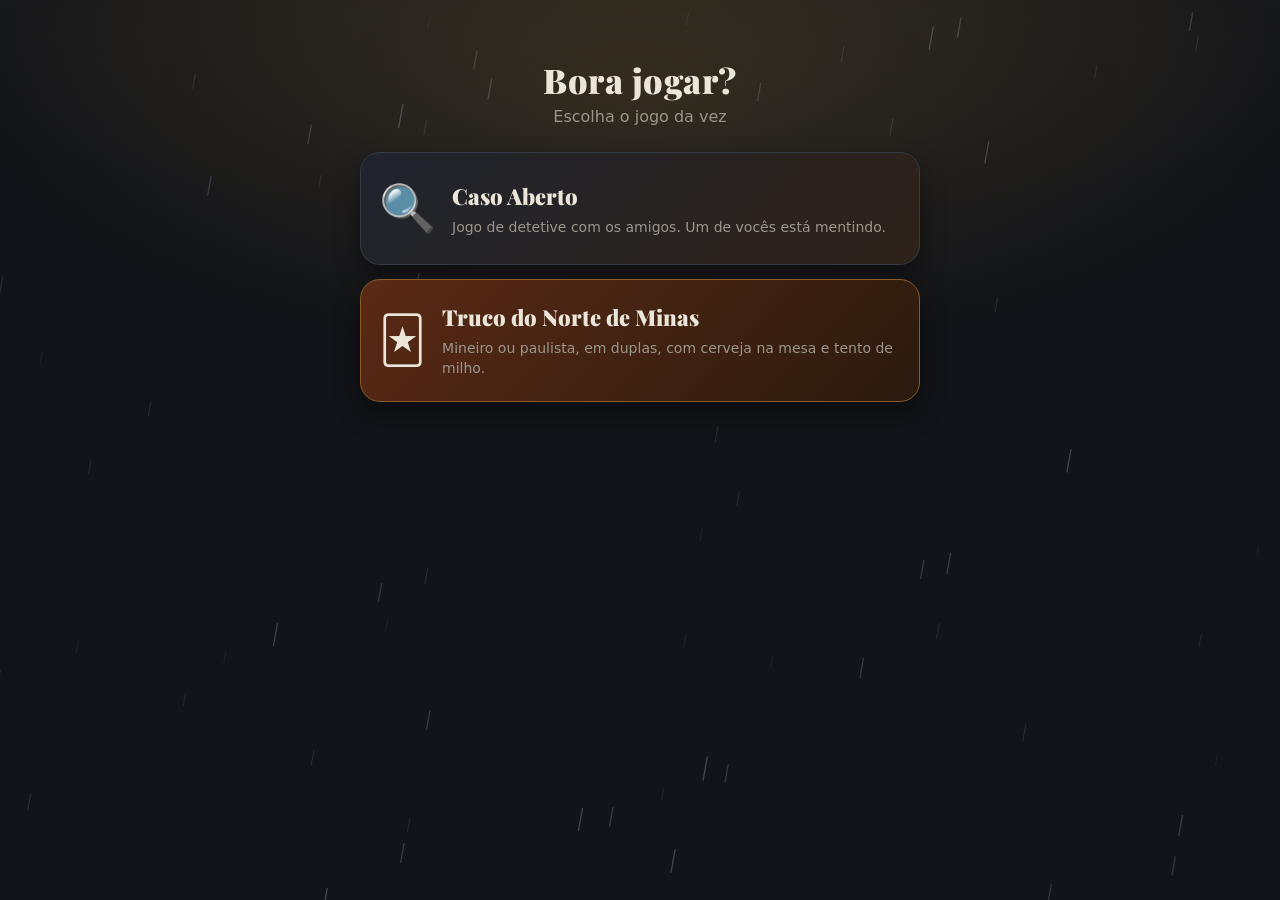
<file: app/src/main/assets/www/index.html>
<!doctype html>
<html lang="pt-BR">
<head>
<meta charset="utf-8">
<meta name="viewport" content="width=device-width, initial-scale=1, maximum-scale=1, user-scalable=no, viewport-fit=cover">
<meta name="theme-color" content="#121419">
<title>Caso Aberto</title>
<link rel="icon" href="data:,">
<link rel="stylesheet" href="css/style.css">
</head>
<body>
<div id="app"></div>
<div id="modal" class="modal" hidden></div>
<div id="toasts"></div>

<script src="js/peerjs.min.js"></script>
<script src="js/casos.js"></script>
<script src="js/casos-faceis.js"></script>
<script src="js/casos-medios.js"></script>
<script src="js/casos-dificeis.js"></script>
<script src="js/ia.js"></script>
<script src="js/fotos.js"></script>
<script src="js/motor.js"></script>
<script src="js/supabase.min.js"></script>
<script src="js/rede.js"></script>
<script src="js/som.js"></script>
<script src="js/anim.js"></script>
<script src="js/app.js"></script>
</body>
</html>
</file>
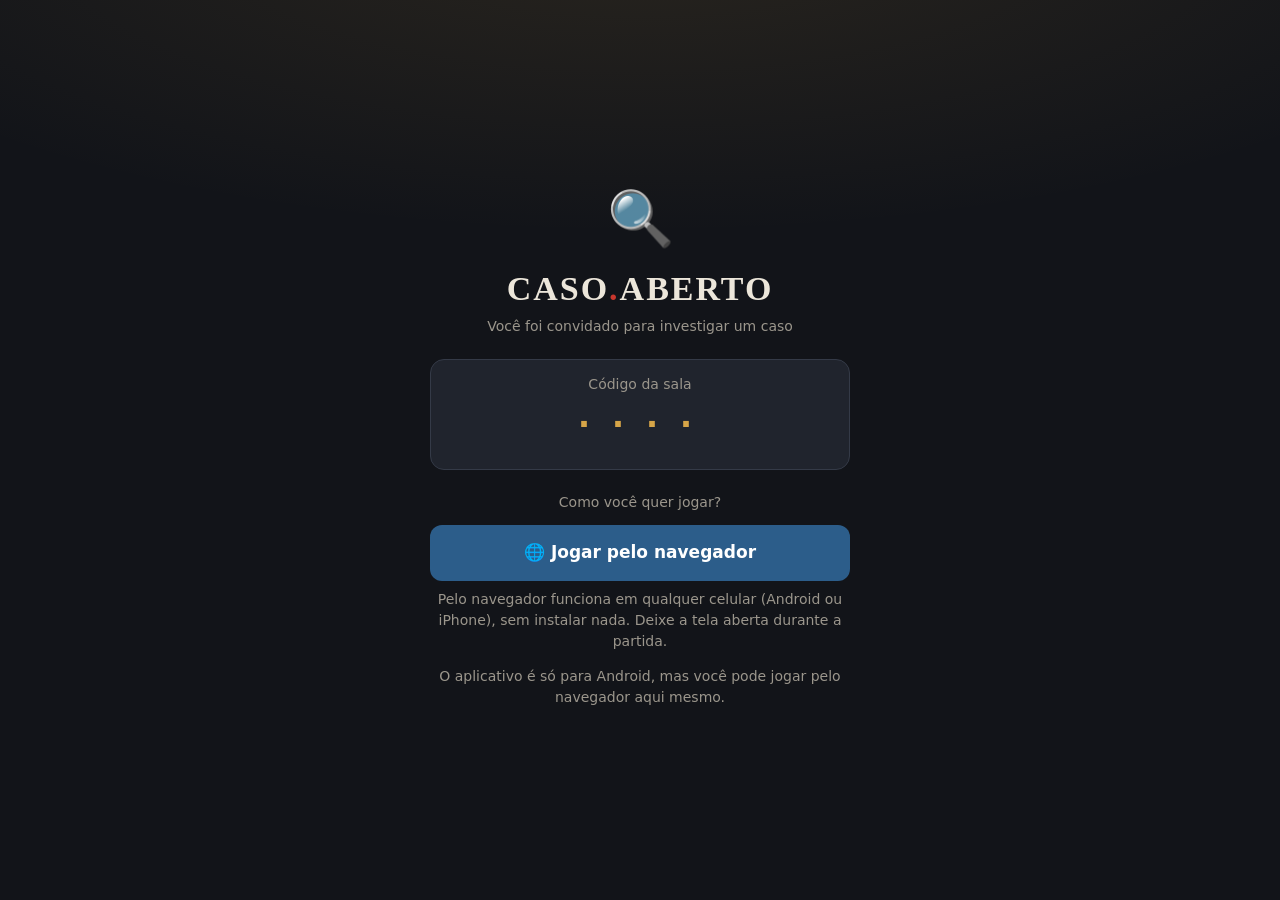
<file: docs/entrar.html>
<!doctype html>
<html lang="pt-BR">
<head>
<meta charset="utf-8">
<meta name="viewport" content="width=device-width, initial-scale=1">
<meta name="theme-color" content="#121419">
<title>Convite · Caso Aberto</title>
<meta property="og:title" content="🔍 Convite para o Caso Aberto">
<meta property="og:description" content="Toque para entrar na sala e investigar o caso com a gente.">
<style>
  :root { --fundo:#121419; --painel:#20242d; --linha:#343a47; --texto:#ece6da; --mudo:#9b968c; --latao:#d6a548; --vermelho:#c8372d; }
  * { box-sizing: border-box; }
  body { margin: 0; min-height: 100vh; background: radial-gradient(120% 60% at 50% -10%, rgba(214,165,72,.12), transparent 60%), var(--fundo);
    color: var(--texto); font: 16px/1.5 system-ui, -apple-system, Roboto, "Segoe UI", sans-serif; display: flex; align-items: center; justify-content: center; padding: 24px 16px; }
  main { width: 100%; max-width: 420px; text-align: center; }
  .lupa { font-size: 54px; }
  h1 { font-family: Georgia, serif; font-size: 34px; letter-spacing: 2px; margin: 4px 0 2px; }
  h1 span { color: var(--vermelho); }
  .mudo { color: var(--mudo); font-size: 14px; }
  .codigo { margin: 22px 0; background: var(--painel); border: 1px solid var(--linha); border-radius: 14px; padding: 14px; }
  .codigo b { display: block; font-family: "Courier New", monospace; font-size: 40px; letter-spacing: 10px; color: var(--latao); }
  .btn { display: block; width: 100%; padding: 15px; border-radius: 12px; border: 0; font-size: 17px; font-weight: 700; text-decoration: none; margin-top: 12px; cursor: pointer; }
  .prim { background: var(--vermelho); color: #fff; }
  .sec { background: transparent; color: var(--texto); border: 1px solid var(--linha); }
  .web { background: #2c5d8a; color: #fff; }
  #dicaWeb { margin-top: 8px; }
  ol { text-align: left; color: var(--mudo); font-size: 14px; padding-left: 20px; }
  [hidden] { display: none !important; }
</style>
</head>
<body>
<main>
  <div class="lupa">🔍</div>
  <h1>CASO<span>.</span>ABERTO</h1>
  <div class="mudo" id="convite">Você foi convidado para investigar um caso</div>
  <div class="codigo"><div class="mudo">Código da sala</div><b id="cod">····</b></div>

  <div class="mudo">Como você quer jogar?</div>
  <div id="comApp">
    <a id="abrir" class="btn prim" href="#">📱 Entrar pelo aplicativo</a>
    <a class="btn sec" href="?semapp=1" id="naoTenho">Ainda não tenho o aplicativo</a>
  </div>
  <a id="web" class="btn prim web" href="#">🌐 Jogar pelo navegador</a>
  <p class="mudo" id="dicaWeb">Pelo navegador funciona em qualquer celular (Android ou iPhone), sem instalar nada. Deixe a tela aberta durante a partida.</p>

  <div id="semApp" hidden>
    <a id="baixar" class="btn prim" href="https://github.com/rhmwmdjg-wq/caso-aberto/releases/latest/download/CasoAberto.apk">⬇️ Baixar o jogo (Android)</a>
    <ol>
      <li>Toque em baixar e abra o arquivo <b>CasoAberto.apk</b>.</li>
      <li>Se o celular pedir, permita instalar apps desta fonte.</li>
      <li>Depois de instalar, volte aqui e toque em <b>Entrar na sala</b>, ou abra o jogo e digite o código.</li>
    </ol>
    <a id="abrir2" class="btn sec" href="#">📱 Já instalei: entrar pelo aplicativo</a>
  </div>

  <div id="outro" hidden>
    <p class="mudo">O aplicativo é só para Android, mas você pode jogar pelo navegador aqui mesmo.</p>
  </div>
</main>
<script>
(function () {
  var q = new URLSearchParams(location.search);
  var c = (q.get("c") || "").toUpperCase().replace(/[^A-Z]/g, "").slice(0, 4);
  var truco = q.get("j") === "truco", extra = truco ? "&j=truco" : "";
  if (truco) {
    document.title = "Convite · Truco";
    document.getElementById("convite").textContent = "Você foi chamado para uma mesa de truco 🃏";
    document.querySelector(".lupa").textContent = "🃏";
    document.querySelector("h1").innerHTML = "TRUCO";
  }
  var android = /Android/i.test(navigator.userAgent);
  document.getElementById("cod").textContent = c.length === 4 ? c : "····";
  var base = location.href.split("?")[0] + "?c=" + c + extra;
  var intent = "intent://entrar?c=" + c + extra + "#Intent;scheme=casoaberto;package=br.casoaberto.jogo;S.browser_fallback_url=" + encodeURIComponent(base + "&semapp=1") + ";end";
  ["abrir", "abrir2"].forEach(function (id) { document.getElementById(id).href = android ? intent : "casoaberto://entrar?c=" + c + extra; });
  document.getElementById("naoTenho").href = base + "&semapp=1";
  document.getElementById("web").href = "jogo/" + (truco ? "truco.html" : "index.html") + (c.length === 4 ? "?sala=" + c : "");
  if (!android) { document.getElementById("comApp").hidden = true; document.getElementById("outro").hidden = false; return; }
  if (q.get("semapp")) { document.getElementById("comApp").hidden = true; document.getElementById("semApp").hidden = false; }
})();
</script>
</body>
</html>
</file>
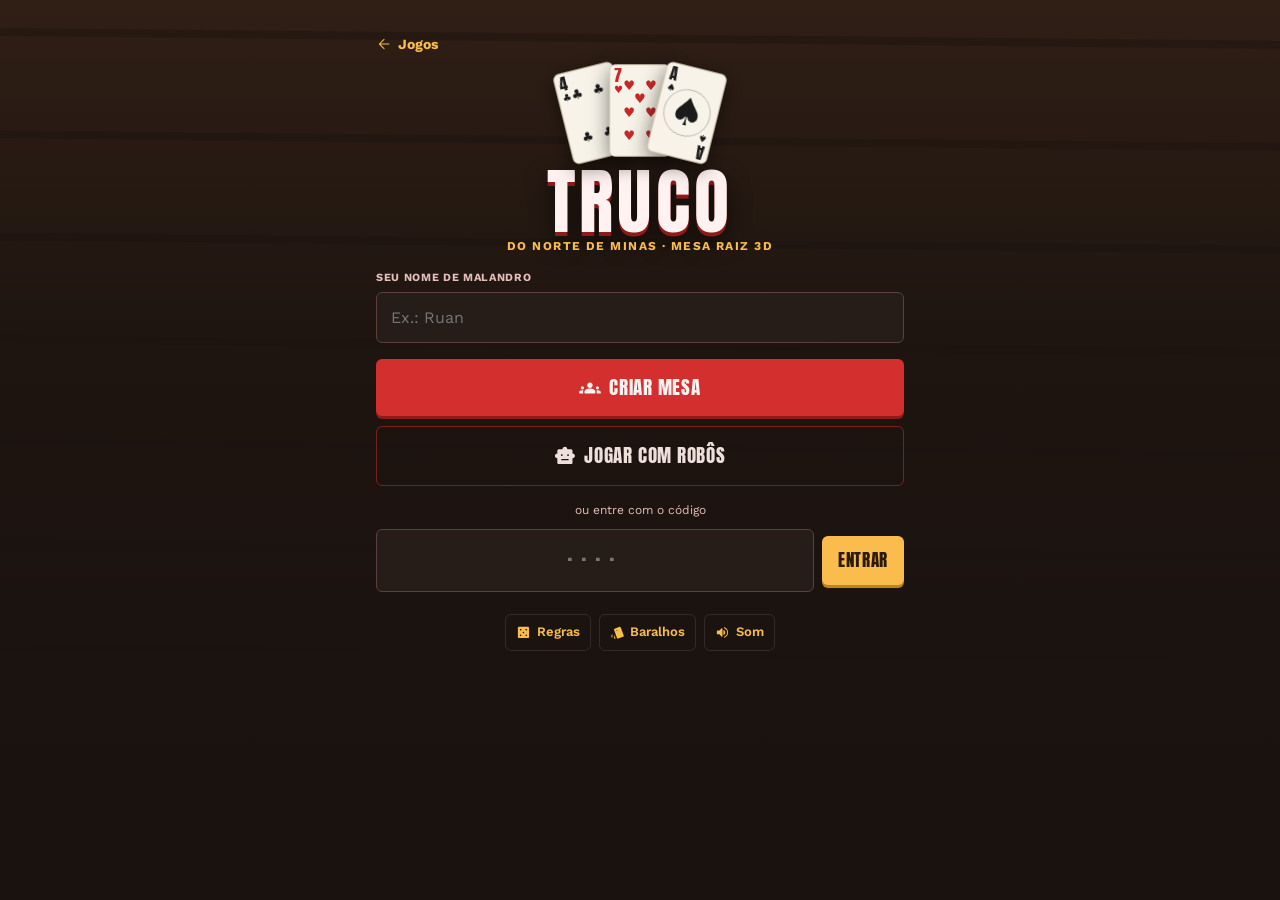
<file: app/src/main/assets/www/truco.html>
<!doctype html>
<html lang="pt-BR">
<head>
<meta charset="utf-8">
<meta name="viewport" content="width=device-width, initial-scale=1, maximum-scale=1, user-scalable=no, viewport-fit=cover">
<meta name="theme-color" content="#19120f">
<title>Truco do Norte de Minas</title>
<link rel="icon" href="data:,">
<link rel="stylesheet" href="css/style.css">
<link rel="stylesheet" href="css/truco.css">
</head>
<body class="truco">
<div id="app"></div>
<div id="modal" class="modal" hidden></div>
<div id="toasts"></div>

<script src="js/peerjs.min.js"></script>
<script src="js/supabase.min.js"></script>
<script src="js/rede.js"></script>
<script src="truco/icones.js"></script>
<script src="truco/motor-truco.js"></script>
<script src="truco/arte-truco.js"></script>
<script src="truco/som-truco.js"></script>
<script src="truco/app-truco.js"></script>
</body>
</html>
</file>
<file: app/src/main/assets/www/css/style.css>
@font-face { font-family: "Elite"; src: url("../fonts/special-elite.woff2") format("woff2"); font-display: swap; }
@font-face { font-family: "Playfair"; font-weight: 900; src: url("../fonts/playfair-900.woff2") format("woff2"); font-display: swap; }
@font-face { font-family: "Playfair"; font-weight: 700; font-style: italic; src: url("../fonts/playfair-700i.woff2") format("woff2"); font-display: swap; }

:root {
  --fundo: #121419;
  --fundo2: #191c23;
  --painel: #20242d;
  --painel2: #2a2f3a;
  --linha: #343a47;
  --texto: #ece6da;
  --mudo: #9b968c;
  --papel: #efe5cf;
  --papel2: #e4d7ba;
  --tinta: #2b241d;
  --tinta-mudo: #6f6352;
  --vermelho: #c8372d;
  --vermelho-escuro: #8f231c;
  --latao: #d6a548;
  --verde: #5fa36b;
  --azul: #6d9fd1;
  --raio: 14px;
  --seguro-baixo: env(safe-area-inset-bottom, 0px);
  --seguro-topo: env(safe-area-inset-top, 0px);
}

* { box-sizing: border-box; -webkit-tap-highlight-color: transparent; }
html, body { margin: 0; height: 100%; background: var(--fundo); color: var(--texto); }
body {
  font-family: system-ui, -apple-system, "Roboto", "Segoe UI", sans-serif;
  font-size: 16px; line-height: 1.45;
  overscroll-behavior: none;
  background:
    radial-gradient(120% 60% at 50% -10%, rgba(214,165,72,.10), transparent 60%),
    var(--fundo);
}
button, input, select, textarea { font: inherit; color: inherit; }
#app { height: 100%; display: flex; flex-direction: column; }
[hidden] { display: none !important; }

/* ---------- Tipografia ---------- */
.titulo { font-family: "Playfair", Georgia, serif; font-weight: 900; letter-spacing: .5px; margin: 0; }
.italico { font-family: "Playfair", Georgia, serif; font-style: italic; font-weight: 700; }
.maquina { font-family: "Elite", "Courier New", monospace; }
.mudo { color: var(--mudo); }
.pequeno { font-size: 13px; }
.centro { text-align: center; }
h2.secao {
  font-family: "Elite", monospace; font-weight: 400; font-size: 13px; letter-spacing: 2px; text-transform: uppercase;
  color: var(--latao); margin: 22px 0 10px; display: flex; align-items: center; gap: 10px;
}
h2.secao::after { content: ""; flex: 1; height: 1px; background: var(--linha); }

/* ---------- Botões ---------- */
.btn {
  display: flex; align-items: center; justify-content: center; gap: 8px;
  width: 100%; min-height: 52px; padding: 12px 18px; border-radius: 12px; border: 0;
  background: var(--painel2); color: var(--texto); font-weight: 600; font-size: 16px;
  cursor: pointer; transition: transform .08s, background .15s, opacity .15s;
}
.btn:active { transform: scale(.98); }
.btn:disabled { opacity: .45; }
.btn.prim { background: var(--vermelho); color: #fff; box-shadow: 0 6px 18px rgba(200,55,45,.25); }
.btn.prim:active { background: var(--vermelho-escuro); }
.btn.latao { background: var(--latao); color: #2a1e08; }
.btn.fantasma { background: transparent; border: 1px solid var(--linha); }
.btn.pequeno { min-height: 38px; padding: 6px 12px; font-size: 14px; width: auto; border-radius: 10px; }
.link { background: none; border: 0; color: var(--latao); font-weight: 600; padding: 8px; cursor: pointer; }

/* ---------- Campos ---------- */
.campo { display: block; margin-bottom: 14px; }
.campo > span { display: block; font-size: 13px; color: var(--mudo); margin-bottom: 6px; }
.entrada {
  width: 100%; min-height: 52px; padding: 12px 14px; border-radius: 12px;
  background: var(--fundo2); border: 1px solid var(--linha); outline: none; font-size: 17px;
}
.entrada:focus { border-color: var(--latao); }
.entrada.codigo { font-family: "Elite", monospace; font-size: 30px; letter-spacing: 12px; text-align: center; text-transform: uppercase; }
textarea.entrada { min-height: 90px; resize: vertical; }

/* ---------- Telas ---------- */
.tela { flex: 1; display: flex; flex-direction: column; min-height: 0; }
.rolagem { flex: 1; overflow-y: auto; -webkit-overflow-scrolling: touch; padding: 16px 16px calc(24px + var(--seguro-baixo)); }
.conteudo { max-width: 560px; margin: 0 auto; width: 100%; }

/* Início */
.inicio { justify-content: center; }
.logo { text-align: center; margin: 28px 0 26px; }
.logo .lupa { font-size: 60px; display: block; filter: drop-shadow(0 6px 18px rgba(214,165,72,.35)); }
.logo .titulo { font-size: 46px; line-height: 1; margin-top: 8px; }
.logo .titulo span { color: var(--vermelho); }
.logo .slogan { font-family: "Elite", monospace; color: var(--mudo); margin-top: 10px; font-size: 14px; letter-spacing: 1px; }
.pilha > * + * { margin-top: 10px; }
.ou { text-align: center; color: var(--mudo); font-size: 13px; margin: 18px 0; display: flex; align-items: center; gap: 12px; }
.ou::before, .ou::after { content: ""; flex: 1; height: 1px; background: var(--linha); }
.retomar {
  background: var(--painel); border: 1px dashed var(--latao); border-radius: var(--raio); padding: 14px; margin-bottom: 18px;
}

/* Cabeçalho do jogo */
.topo {
  padding: calc(10px + var(--seguro-topo)) 16px 10px; background: var(--fundo2); border-bottom: 1px solid var(--linha);
  display: flex; align-items: center; gap: 12px;
}
.topo .info { flex: 1; min-width: 0; }
.topo .caso-nome { font-family: "Playfair", serif; font-weight: 900; font-size: 18px; white-space: nowrap; overflow: hidden; text-overflow: ellipsis; }
.topo .meta { font-size: 12.5px; color: var(--mudo); display: flex; gap: 10px; flex-wrap: wrap; }
.topo .meta b { color: var(--texto); }
.relogio { font-family: "Elite", monospace; font-size: 15px; color: var(--latao); }
.relogio.urgente { color: var(--vermelho); }

/* Abas inferiores */
.abas {
  display: grid; grid-template-columns: repeat(5, 1fr); background: var(--fundo2); border-top: 1px solid var(--linha);
  padding-bottom: var(--seguro-baixo);
}
.aba {
  background: none; border: 0; padding: 8px 2px 9px; display: flex; flex-direction: column; align-items: center; gap: 2px;
  font-size: 11.5px; color: var(--mudo); position: relative; cursor: pointer;
}
.aba .ic { font-size: 21px; line-height: 1.1; filter: grayscale(.6); opacity: .8; }
.aba.ativa { color: var(--texto); }
.aba.ativa .ic { filter: none; opacity: 1; }
.aba.ativa::before { content: ""; position: absolute; top: 0; left: 25%; right: 25%; height: 3px; background: var(--vermelho); border-radius: 0 0 3px 3px; }
.selo {
  position: absolute; top: 4px; left: calc(50% + 8px); min-width: 18px; height: 18px; padding: 0 5px; border-radius: 9px;
  background: var(--vermelho); color: #fff; font-size: 11px; font-weight: 700; display: flex; align-items: center; justify-content: center;
}

/* Cartões */
.cartao { background: var(--painel); border: 1px solid var(--linha); border-radius: var(--raio); padding: 14px; }
.cartao + .cartao { margin-top: 10px; }

/* Papel (pistas) */
.papel {
  background: linear-gradient(180deg, var(--papel), var(--papel2)); color: var(--tinta);
  border-radius: 6px; padding: 14px 14px 12px; position: relative;
  box-shadow: 0 2px 0 rgba(0,0,0,.25), 0 10px 22px rgba(0,0,0,.35);
}
.papel + .papel { margin-top: 14px; }
.papel .origem { font-family: "Elite", monospace; font-size: 12px; letter-spacing: 1px; text-transform: uppercase; color: var(--tinta-mudo); margin-bottom: 6px; }
.papel .texto { font-family: "Elite", "Courier New", monospace; font-size: 15.5px; line-height: 1.5; }
.papel .rodape { margin-top: 10px; display: flex; align-items: center; gap: 8px; flex-wrap: wrap; font-size: 12.5px; color: var(--tinta-mudo); }
.papel .rodape .esp { flex: 1; }
.papel .btn.pequeno { background: var(--tinta); color: var(--papel); }
.papel .btn.pequeno.ok { background: transparent; color: #2f6b3a; border: 1px solid #2f6b3a; }
.papel .alfinete { position: absolute; top: -7px; left: 50%; width: 14px; height: 14px; margin-left: -7px; border-radius: 50%; background: var(--vermelho); box-shadow: 0 2px 3px rgba(0,0,0,.4), inset -2px -2px 3px rgba(0,0,0,.3); }
.papel.novidade { background: linear-gradient(180deg, #f6e1d8, #ecc9bb); }
.papel.novidade .origem { color: var(--vermelho-escuro); font-weight: 700; }
.papel.minha-falsa { outline: 2px dashed var(--vermelho); outline-offset: 3px; }
.carimbo-mini { display: inline-block; border: 2px solid currentColor; padding: 0 6px; border-radius: 4px; font-family: "Elite", monospace; font-size: 11px; transform: rotate(-3deg); }
.confirmado { color: #2f6b3a; font-weight: 600; }
.quadro-mural { background:
  radial-gradient(circle at 20% 10%, rgba(255,255,255,.03), transparent 40%),
  repeating-linear-gradient(45deg, #3b2c20 0 2px, #33261c 2px 6px); border-radius: var(--raio); padding: 22px 14px; min-height: 200px; }
.quadro-mural .papel:nth-child(odd) { transform: rotate(-.6deg); }
.quadro-mural .papel:nth-child(even) { transform: rotate(.5deg); }

/* Lobby */
.codigo-sala { text-align: center; padding: 20px 14px; }
.codigo-sala .rot { font-family: "Elite", monospace; color: var(--mudo); letter-spacing: 2px; font-size: 13px; }
.codigo-sala .cod { font-family: "Elite", monospace; font-size: 54px; letter-spacing: 14px; color: var(--latao); line-height: 1.1; margin: 6px 0 12px; padding-left: 14px; }
.jogador { display: flex; align-items: center; gap: 12px; padding: 10px 2px; border-bottom: 1px solid var(--linha); }
.jogador:last-child { border-bottom: 0; }
.avatar { width: 38px; height: 38px; border-radius: 50%; display: flex; align-items: center; justify-content: center; font-weight: 800; color: #1b1b1b; flex-shrink: 0; font-size: 16px; }
.jogador .nome { flex: 1; font-weight: 600; }
.jogador .tag { font-size: 12px; color: var(--mudo); }
.ponto { width: 9px; height: 9px; border-radius: 50%; background: var(--verde); display: inline-block; }
.ponto.off { background: #777; }
.x { background: none; border: 0; color: var(--mudo); font-size: 20px; padding: 6px 10px; cursor: pointer; }

.casos { display: grid; gap: 10px; }
.caso-opcao {
  display: flex; gap: 14px; align-items: center; text-align: left; width: 100%;
  background: var(--painel); border: 1px solid var(--linha); border-radius: var(--raio); padding: 14px; cursor: pointer;
}
.caso-opcao .capa { font-size: 34px; width: 52px; height: 52px; display: flex; align-items: center; justify-content: center; background: var(--fundo2); border-radius: 12px; flex-shrink: 0; }
.caso-opcao .t { font-family: "Playfair", serif; font-weight: 900; font-size: 17px; }
.caso-opcao .s { font-size: 13px; color: var(--mudo); }
.caso-opcao.sel { border-color: var(--latao); background: #2b2a26; box-shadow: inset 0 0 0 1px var(--latao); }
.dif { font-family: "Elite", monospace; font-size: 11px; padding: 1px 7px; border-radius: 4px; background: var(--fundo2); color: var(--latao); margin-left: 6px; vertical-align: 2px; }

.segmento { display: grid; grid-auto-flow: column; grid-auto-columns: 1fr; background: var(--fundo2); border-radius: 12px; padding: 4px; gap: 4px; }
.segmento button { border: 0; background: none; padding: 10px 6px; border-radius: 9px; font-size: 14px; color: var(--mudo); cursor: pointer; }
.segmento button.sel { background: var(--painel2); color: var(--texto); font-weight: 600; }

/* Intro */
.dossie-capa { text-align: center; padding: 8px 0 4px; }
.dossie-capa .emoji { font-size: 52px; }
.dossie-capa .titulo { font-size: 32px; margin-top: 4px; }
.dossie-capa .sub { font-family: "Playfair", serif; font-style: italic; font-weight: 700; color: var(--mudo); }
.historia p { font-size: 16.5px; margin: 0 0 12px; }
.carta-papel {
  border-radius: 16px; padding: 22px 18px; text-align: center; cursor: pointer; position: relative; overflow: hidden;
  border: 1px solid var(--linha); background: var(--painel); min-height: 170px; display: flex; flex-direction: column; justify-content: center;
}
.carta-papel.oculta { background: repeating-linear-gradient(135deg, #252a34 0 12px, #20242d 12px 24px); }
.carta-papel .grande { font-size: 46px; }
.carta-papel .papel-nome { font-family: "Playfair", serif; font-weight: 900; font-size: 26px; margin: 6px 0; }
.carta-papel.cumplice { background: radial-gradient(circle at 50% 0%, #4a1713, #1d1012); border-color: var(--vermelho); }
.carta-papel.detetive { background: radial-gradient(circle at 50% 0%, #1f3348, #151b24); border-color: var(--azul); }

/* Investigar */
.grade-locais { display: grid; grid-template-columns: 1fr 1fr; gap: 10px; }
.local {
  background: var(--painel); border: 1px solid var(--linha); border-radius: var(--raio); padding: 14px 10px; text-align: center; cursor: pointer;
  display: flex; flex-direction: column; align-items: center; gap: 4px; min-height: 112px; justify-content: center;
}
.local .ic { font-size: 34px; }
.local .n { font-weight: 600; font-size: 14.5px; line-height: 1.2; }
.local .p { font-size: 12px; color: var(--mudo); }
.local.esgotado { opacity: .45; }
.local:active { transform: scale(.98); }
.suspeito-linha {
  display: flex; gap: 12px; align-items: center; width: 100%; text-align: left; background: var(--painel); border: 1px solid var(--linha);
  border-radius: var(--raio); padding: 12px; cursor: pointer;
}
.suspeito-linha + .suspeito-linha { margin-top: 8px; }
.suspeito-linha .n { font-weight: 600; }
.suspeito-linha .d { font-size: 13px; color: var(--mudo); }
.suspeito-linha .seta { margin-left: auto; color: var(--mudo); font-size: 13px; white-space: nowrap; }
.suspeito-linha.esgotado { opacity: .45; }
.retrato { width: 46px; height: 46px; border-radius: 10px; background: var(--fundo2); display: flex; align-items: center; justify-content: center; font-family: "Playfair", serif; font-weight: 900; font-size: 18px; color: var(--latao); flex-shrink: 0; border: 1px solid var(--linha); }
.aviso-acoes { display: flex; align-items: center; gap: 10px; background: var(--painel); border-radius: var(--raio); padding: 12px 14px; border: 1px solid var(--linha); }
.aviso-acoes .num { font-family: "Elite", monospace; font-size: 26px; color: var(--latao); }
.lupas span { font-size: 18px; }
.lupas span.gasta { filter: grayscale(1); opacity: .3; }

/* Segredo do cúmplice */
.segredo { border: 1px solid var(--vermelho); border-radius: var(--raio); background: #241416; overflow: hidden; }
.segredo .cab { width: 100%; text-align: left; background: none; border: 0; padding: 14px; display: flex; gap: 10px; align-items: center; font-weight: 700; color: #f0b3ad; cursor: pointer; }
.segredo .corpo { padding: 0 14px 14px; }
.falsa-op { width: 100%; text-align: left; background: #2f1b1d; border: 1px solid #5a2a2a; border-radius: 10px; padding: 10px; margin-top: 8px; cursor: pointer; font-family: "Elite", monospace; font-size: 14px; }
.falsa-op.sel { border-color: var(--vermelho); background: #3d1d1f; }

/* Chat */
.chat-lista { display: flex; flex-direction: column; gap: 8px; }
.msg { max-width: 85%; padding: 8px 12px; border-radius: 14px; background: var(--painel); align-self: flex-start; }
.msg .autor { font-size: 12px; font-weight: 700; margin-bottom: 2px; }
.msg.minha { align-self: flex-end; background: #3a2a1f; }
.msg.sis { align-self: center; background: none; color: var(--mudo); font-size: 12.5px; font-family: "Elite", monospace; text-align: center; max-width: 95%; }
.chat-barra { display: flex; gap: 8px; padding: 10px 12px; background: var(--fundo2); border-top: 1px solid var(--linha); }
.chat-barra .entrada { min-height: 46px; }
.chat-barra .btn { width: 56px; min-height: 46px; padding: 0; }

/* Votação */
.opcoes { display: grid; gap: 8px; }
.opcao { display: flex; gap: 12px; align-items: center; width: 100%; text-align: left; background: var(--painel); border: 1px solid var(--linha); border-radius: 12px; padding: 12px; cursor: pointer; }
.opcao .marca { width: 22px; height: 22px; border-radius: 50%; border: 2px solid var(--linha); flex-shrink: 0; }
.opcao.sel { border-color: var(--vermelho); background: #2e2224; }
.opcao.sel .marca { border-color: var(--vermelho); background: radial-gradient(circle, var(--vermelho) 0 45%, transparent 50%); }

/* Resultado */
.carimbo {
  font-family: "Elite", monospace; font-size: 30px; text-transform: uppercase; letter-spacing: 2px;
  border: 4px solid currentColor; display: inline-block; padding: 6px 16px; border-radius: 8px; transform: rotate(-4deg);
  margin: 18px 0 8px;
}
.carimbo.verde { color: #6cc07a; }
.carimbo.vermelho { color: var(--vermelho); }
.carimbo.latao { color: var(--latao); }
.revela { text-align: center; }
.revela .culpado { font-family: "Playfair", serif; font-weight: 900; font-size: 30px; }
.tabela { width: 100%; border-collapse: collapse; font-size: 14px; }
.tabela td, .tabela th { padding: 8px 6px; border-bottom: 1px solid var(--linha); text-align: left; vertical-align: top; }
.tabela th { color: var(--mudo); font-weight: 600; font-size: 12px; }
.certo { color: #7fd08c; }
.errado { color: #e0766d; }

/* Rodapé fixo de tela (botões) */
.base { padding: 12px 16px calc(12px + var(--seguro-baixo)); background: var(--fundo2); border-top: 1px solid var(--linha); }
.base .conteudo > * + * { margin-top: 8px; }

/* Modal */
.modal { position: fixed; inset: 0; background: rgba(5,6,9,.72); z-index: 50; display: flex; align-items: flex-end; justify-content: center; animation: fade .15s; }
.folha {
  background: var(--fundo2); width: 100%; max-width: 560px; max-height: 88vh; overflow-y: auto; border-radius: 20px 20px 0 0;
  padding: 18px 16px calc(18px + var(--seguro-baixo)); border-top: 1px solid var(--linha); animation: sobe .2s ease-out;
}
.folha .alca { width: 40px; height: 4px; background: var(--linha); border-radius: 2px; margin: -6px auto 14px; }
@keyframes sobe { from { transform: translateY(30px); opacity: 0; } to { transform: none; opacity: 1; } }
@keyframes fade { from { opacity: 0; } to { opacity: 1; } }

/* Toasts */
#toasts { position: fixed; left: 0; right: 0; top: calc(10px + var(--seguro-topo)); z-index: 60; display: flex; flex-direction: column; align-items: center; gap: 6px; pointer-events: none; }
.toast { background: var(--painel2); border: 1px solid var(--linha); color: var(--texto); padding: 10px 16px; border-radius: 12px; font-size: 14px; max-width: 90%; box-shadow: 0 8px 22px rgba(0,0,0,.4); animation: sobe .2s; }
.toast.erro { border-color: var(--vermelho); }

/* Conexão */
.faixa-conexao { background: var(--vermelho-escuro); color: #fff; text-align: center; font-size: 13px; padding: 6px; }
.carregando { display: flex; flex-direction: column; align-items: center; justify-content: center; gap: 14px; flex: 1; padding: 30px; text-align: center; }
.girando { width: 44px; height: 44px; border-radius: 50%; border: 4px solid var(--linha); border-top-color: var(--latao); animation: gira 1s linear infinite; }
@keyframes gira { to { transform: rotate(360deg); } }

.regras p { margin: 0 0 10px; }
.regras b { color: var(--latao); }
.vazio { text-align: center; color: var(--papel2); opacity: .75; padding: 30px 10px; font-family: "Elite", monospace; }
.linha-flex { display: flex; gap: 8px; }
.linha-flex > * { flex: 1; }

/* =========================================================
   Clima, transições e animações
   ========================================================= */
#chuva { position: fixed; inset: 0; z-index: 0; pointer-events: none; }
#lampiao {
  position: fixed; left: 50%; top: -30vh; width: 140vw; height: 80vh; margin-left: -70vw; z-index: 0; pointer-events: none;
  background: radial-gradient(closest-side, rgba(214,165,72,.13), rgba(214,165,72,.04) 55%, transparent 75%);
  animation: tremula 7s infinite;
}
.sem-clima #lampiao { animation: none; }
@keyframes tremula {
  0%, 100% { opacity: 1; } 42% { opacity: .92; } 44% { opacity: .55; } 45% { opacity: .95; } 47% { opacity: .7; }
  48% { opacity: 1; } 78% { opacity: .9; } 80% { opacity: .75; } 81% { opacity: 1; }
}
#app { position: relative; z-index: 1; }

/* troca de tela */
.tela.entrar { animation: entraTela .38s ease-out; }
@keyframes entraTela { from { opacity: 0; transform: translateY(14px); } to { opacity: 1; transform: none; } }

/* início: lupa balançando e slogan datilografado */
.logo .lupa { animation: balanca 4.5s ease-in-out infinite; transform-origin: 50% 20%; }
@keyframes balanca { 0%, 100% { transform: rotate(-8deg); } 50% { transform: rotate(8deg) translateY(-2px); } }
.logo .slogan.digita {
  display: inline-block; overflow: hidden; white-space: nowrap; width: 0; border-right: 2px solid var(--latao);
  animation: digita 2.2s steps(25) .5s forwards, cursor .8s step-end infinite;
}
@keyframes digita { to { width: 25.5ch; } }
@keyframes cursor { 50% { border-color: transparent; } }
.logo .titulo { animation: surgeTitulo 1.1s ease-out; }
@keyframes surgeTitulo { from { opacity: 0; letter-spacing: 10px; filter: blur(6px); } to { opacity: 1; letter-spacing: .5px; filter: none; } }
.avatar.robo { font-size: 20px; }

/* carta do papel virando */
.flip { perspective: 1100px; }
.flip-in { display: grid; transform-style: preserve-3d; animation: vira 1s cubic-bezier(.3,.7,.3,1) forwards; }
.flip-in > * { grid-area: 1 / 1; backface-visibility: hidden; -webkit-backface-visibility: hidden; }
.flip-in > .verso { transform: rotateY(180deg); }
@keyframes vira { 0% { transform: rotateY(0) scale(1); } 45% { transform: rotateY(90deg) scale(1.06); } 100% { transform: rotateY(180deg) scale(1); } }
.carta-papel.cumplice.brilha { animation: sangue 2.2s ease-out 1; }
@keyframes sangue { 0% { box-shadow: 0 0 0 0 rgba(200,55,45,.0); } 40% { box-shadow: 0 0 40px 6px rgba(200,55,45,.55); } 100% { box-shadow: 0 0 0 0 rgba(200,55,45,0); } }
.carta-papel.detetive.brilha { animation: azulado 2.2s ease-out 1; }
@keyframes azulado { 40% { box-shadow: 0 0 36px 4px rgba(109,159,209,.45); } }
.carta-papel.oculta .grande { animation: pulsa 1.8s ease-in-out infinite; }
@keyframes pulsa { 50% { transform: scale(1.12); } }

/* pistas chegando no quadro */
.papel.chegando { animation: prende .7s cubic-bezier(.2,.9,.3,1.2) both; }
@keyframes prende {
  0% { opacity: 0; transform: translateY(-60px) rotate(-9deg) scale(1.12); box-shadow: 0 30px 40px rgba(0,0,0,.5); }
  70% { opacity: 1; transform: translateY(3px) rotate(1deg) scale(1); }
  100% { opacity: 1; }
}
.papel.chegando .alfinete { animation: alfinete .35s ease-out .55s both; }
@keyframes alfinete { from { transform: translateY(-18px) scale(1.8); opacity: 0; } to { transform: none; opacity: 1; } }
.selo-conf {
  position: absolute; top: 10px; right: 8px; color: #2f6b3a; border: 3px solid currentColor; border-radius: 6px; padding: 1px 7px;
  font-family: "Elite", monospace; font-size: 13px; letter-spacing: 1px; transform: rotate(8deg); opacity: .8; pointer-events: none;
  mix-blend-mode: multiply;
}
.selo-conf.carimbar { animation: carimbar .45s cubic-bezier(.3,1.6,.5,1) both; }
@keyframes carimbar { from { transform: rotate(-10deg) scale(3); opacity: 0; } to { transform: rotate(8deg) scale(1); opacity: .8; } }

/* carimbo do resultado */
.revela .carimbo { animation: carimbar2 .55s cubic-bezier(.3,1.6,.5,1) .25s both; }
@keyframes carimbar2 { from { transform: rotate(-14deg) scale(3); opacity: 0; } to { transform: rotate(-4deg) scale(1); opacity: 1; } }
.revela .culpado { animation: surgeTitulo 1.2s ease-out .4s both; }

/* cortina: abertura e veredito */
.cortina {
  position: fixed; inset: 0; z-index: 80; display: flex; align-items: center; justify-content: center; text-align: center; padding: 24px;
  background: radial-gradient(60% 45% at 50% 42%, rgba(214,165,72,.0), rgba(0,0,0,.0)), #07080b; animation: fade .35s;
  transition: background 1.2s;
}
.cortina.saindo { opacity: 0; transition: opacity .4s; }
.cortina .ficha { max-width: 420px; }
.cortina .conf { font-family: "Elite", monospace; letter-spacing: 4px; color: var(--vermelho); font-size: 13px; border: 2px solid var(--vermelho); display: inline-block; padding: 3px 10px; transform: rotate(-2deg); }
.cortina .num { font-size: 22px; color: var(--latao); margin: 16px 0 6px; min-height: 30px; letter-spacing: 2px; }
.cortina .capa-grande { font-size: 84px; opacity: 0; transform: scale(.85); transition: opacity 1s, transform 1.4s; filter: drop-shadow(0 10px 30px rgba(214,165,72,.4)); }
.cortina.acesa { background: radial-gradient(60% 45% at 50% 42%, rgba(214,165,72,.18), rgba(0,0,0,0) 70%), #07080b; }
.cortina.acesa .capa-grande { opacity: 1; transform: none; }
.cortina .titulo { font-size: 36px; min-height: 44px; margin-top: 8px; opacity: 0; }
.cortina .sub { font-family: "Playfair", serif; font-style: italic; font-weight: 700; color: var(--mudo); opacity: 0; margin-top: 8px; }
.cortina .surgir { animation: surgeTitulo 1s ease-out forwards; }
.cortina .pular { position: absolute; bottom: calc(24px + var(--seguro-baixo)); left: 0; right: 0; font-size: 12px; color: var(--mudo); opacity: .6; font-family: "Elite", monospace; }
.cortina.veredito .reticencias { font-size: 46px; color: var(--latao); margin: 18px 0; height: 60px; }
.cortina.veredito .reticencias span { animation: pisca 1s infinite; opacity: .2; }
.cortina.veredito .reticencias span:nth-child(2) { animation-delay: .2s; }
.cortina.veredito .reticencias span:nth-child(3) { animation-delay: .4s; }
@keyframes pisca { 50% { opacity: 1; } }
.cortina.veredito .grande-carimbo { font-size: 34px; opacity: 0; transform: scale(3) rotate(-14deg); }
.cortina.veredito.bateu .reticencias { visibility: hidden; height: 0; margin: 0; }
.cortina.veredito.bateu .grande-carimbo { animation: carimbar2 .5s cubic-bezier(.3,1.6,.5,1) both; }
.cortina.veredito.bateu { animation: treme .35s .05s; }
.cortina.veredito.bateu .sub { animation: surgeTitulo 1s ease-out .5s forwards; }
@keyframes treme { 20% { transform: translate(-6px, 3px); } 40% { transform: translate(5px, -4px); } 60% { transform: translate(-3px, 2px); } 80% { transform: translate(2px, -1px); } }

/* som e efeitos */
.ajuste { display: flex; align-items: center; gap: 12px; padding: 12px 2px; border-bottom: 1px solid var(--linha); }
.ajuste:last-child { border-bottom: 0; }
.ajuste .t { flex: 1; } .ajuste .t small { display: block; color: var(--mudo); }
.chave { width: 52px; height: 30px; border-radius: 15px; background: var(--painel2); border: 1px solid var(--linha); position: relative; cursor: pointer; flex-shrink: 0; }
.chave::after { content: ""; position: absolute; top: 3px; left: 3px; width: 22px; height: 22px; border-radius: 50%; background: var(--mudo); transition: transform .2s, background .2s; }
.chave.on { background: #4a2320; border-color: var(--vermelho); }
.chave.on::after { transform: translateX(22px); background: var(--vermelho); }
.btn-som { position: absolute; top: calc(10px + var(--seguro-topo)); right: 12px; z-index: 5; }

@media (prefers-reduced-motion: reduce) {
  *, *::before, *::after { animation-duration: .01ms !important; animation-iteration-count: 1 !important; transition-duration: .01ms !important; }
}

/* níveis */
.segmento.niveis button { font-size: 13.5px; padding: 10px 4px; }
.nivel-opcao { display: flex; gap: 14px; align-items: center; width: 100%; text-align: left; background: var(--painel); border: 1px solid var(--linha); border-radius: var(--raio); padding: 14px; cursor: pointer; }
.nivel-opcao .ic { font-size: 26px; }
.nivel-opcao:active { transform: scale(.98); }

/* casos por IA */
.btn-ia { border-style: dashed; border-color: var(--latao); color: var(--latao); }
.selo-ia { display: inline-block; margin-top: 8px; font-size: 12px; color: var(--latao); border: 1px dashed var(--latao); border-radius: 8px; padding: 3px 10px; }
.passos { margin: 4px 0 14px; padding-left: 20px; } .passos li { margin-bottom: 4px; }
.passos a, .folha a { color: var(--latao); }
.capa-mini { font-size: 24px; width: 38px; text-align: center; }
.gerando-ia { text-align: center; padding: 26px 8px 18px; }
.lupa-ia { font-size: 54px; display: inline-block; animation: procura 2.4s ease-in-out infinite; }
@keyframes procura { 0% { transform: translate(-30px, 0) rotate(-10deg); } 25% { transform: translate(0, -10px) rotate(0); } 50% { transform: translate(30px, 0) rotate(10deg); } 75% { transform: translate(0, 8px) rotate(0); } 100% { transform: translate(-30px, 0) rotate(-10deg); } }
.segmento.modos button { font-size: 13px; padding: 10px 2px; }
.dica-dupla { border-color: var(--latao); margin-bottom: 10px; }
.topo .fora { color: #f0a199; }
.btn.chama { animation: chama 1.4s ease-in-out infinite; }
@keyframes chama { 50% { box-shadow: 0 0 0 6px rgba(214,165,72,.35); } }
.todos-agiram { margin-top: 10px; border-color: var(--verde); }

/* fotos das cenas */
.polaroide { display: inline-block; background: #f4efe4; padding: 8px 8px 10px; margin: 0; border-radius: 3px; box-shadow: 0 10px 24px rgba(0,0,0,.45), 0 1px 0 rgba(0,0,0,.2); width: 100%; max-width: 300px; position: relative; text-align: center; }
.polaroide.pequena { max-width: 104px; padding: 4px 4px 6px; box-shadow: 0 4px 10px rgba(0,0,0,.35); }
.polaroide .fita { position: absolute; top: -9px; left: 50%; width: 70px; height: 20px; margin-left: -35px; background: rgba(230,215,170,.75); transform: rotate(-3deg); box-shadow: 0 1px 2px rgba(0,0,0,.2); }
.polaroide.pequena .fita { width: 34px; height: 10px; margin-left: -17px; top: -5px; }
.polaroide .cena { position: relative; aspect-ratio: 4 / 3; overflow: hidden; background: #111; }
.polaroide .cena img { width: 100%; height: 100%; object-fit: cover; display: block; filter: sepia(.25) contrast(1.05) saturate(.9); }
.polaroide .cena img.revelando { animation: revela 1.8s ease-out; }
@keyframes revela { from { filter: brightness(2.2) sepia(1) blur(3px); opacity: .4; } to { filter: sepia(.25) contrast(1.05) saturate(.9); opacity: 1; } }
.ilustra { position: absolute; inset: 0; }
.ilustra .chao { position: absolute; left: 0; right: 0; bottom: 0; height: 42%; opacity: .9; }
.ilustra .objeto { position: absolute; font-size: 64px; filter: drop-shadow(0 12px 8px rgba(0,0,0,.6)) sepia(.35) saturate(.85); }
.polaroide.pequena .ilustra .objeto { font-size: 28px; filter: drop-shadow(0 4px 3px rgba(0,0,0,.6)) sepia(.35); }
.ilustra .marcador { position: absolute; width: 18px; height: 16px; background: #f1c232; color: #222; font: 700 10px/16px system-ui, sans-serif; text-align: center; clip-path: polygon(50% 0, 100% 100%, 0 100%); padding-top: 3px; box-sizing: content-box; }
.polaroide.pequena .marcador { transform: scale(.55); transform-origin: top left; }
.ilustra .grao { position: absolute; inset: 0; opacity: .22; background: repeating-radial-gradient(circle at 30% 40%, rgba(255,255,255,.12) 0 1px, transparent 1px 3px), repeating-radial-gradient(circle at 70% 60%, rgba(0,0,0,.25) 0 1px, transparent 1px 4px); mix-blend-mode: overlay; }
.ilustra .flash { position: absolute; inset: 0; background: radial-gradient(ellipse at 50% 40%, rgba(255,250,235,.28), transparent 55%, rgba(0,0,0,.55) 100%); }
.polaroide .data-foto { position: absolute; right: 6px; bottom: 4px; font: 700 11px/1 "Courier New", monospace; color: #ff9b3d; text-shadow: 0 0 4px rgba(255,120,0,.7); letter-spacing: 1px; }
.polaroide.pequena .data-foto { display: none; }
.polaroide figcaption { font-family: "Elite", monospace; color: #3a3128; font-size: 14px; margin-top: 8px; line-height: 1.3; }
.polaroide.pequena figcaption { font-size: 9.5px; margin-top: 3px; }
.polaroide .texto-foto { display: block; font-size: 12.5px; margin-top: 6px; text-align: left; }
.selo-foto { position: absolute; top: 12px; right: 10px; font-family: "Elite", monospace; font-size: 15px; padding: 2px 8px; border: 3px solid currentColor; border-radius: 6px; transform: rotate(9deg); background: rgba(255,255,255,.12); animation: carimbar .5s cubic-bezier(.3,1.6,.5,1) .5s both; }
.selo-foto.ok { color: #5fd37a; } .selo-foto.nao { color: #ff5a4d; }
.papel.com-foto { overflow: hidden; }
.papel .foto-lado { float: right; margin: 0 0 6px 10px; width: 104px; }
.camera-dica { margin-top: 12px; text-align: left; background: rgba(255,255,255,.06); border-radius: 10px; padding: 8px 10px; }
.btn.camera { background: #1f2a33; color: #cfe3f2; }
.flash-camera { animation: flashCam .6s ease-out; }
@keyframes flashCam { 0% { filter: brightness(4); } 100% { filter: none; } }
.barra { height: 8px; background: var(--painel2); border-radius: 4px; overflow: hidden; margin-top: 14px; }
.barra span { display: block; height: 100%; background: var(--latao); transition: width .6s; }

/* cenas em 3D */
.cena3d { position: fixed; inset: 0; z-index: 45; background: #07080b; display: flex; flex-direction: column; animation: fade .3s; }
.cena3d .c3-topo { display: flex; align-items: center; gap: 10px; padding: calc(10px + var(--seguro-topo)) 14px 10px; background: linear-gradient(180deg, rgba(0,0,0,.75), transparent); position: absolute; left: 0; right: 0; top: 0; z-index: 2; }
.cena3d .c3-titulo { flex: 1; font-family: "Playfair", serif; font-weight: 900; font-size: 20px; color: var(--texto); text-shadow: 0 2px 6px #000; }
.cena3d .c3-fechar { width: 44px; height: 44px; border-radius: 50%; border: 1px solid var(--linha); background: rgba(20,22,28,.8); color: var(--texto); font-size: 18px; cursor: pointer; }
.cena3d .c3-palco { flex: 1; position: relative; touch-action: none; }
.cena3d .c3-palco canvas { width: 100% !important; height: 100% !important; display: block; }
.cena3d .c3-rodape { position: absolute; left: 0; right: 0; bottom: 0; padding: 12px 14px calc(14px + var(--seguro-baixo)); background: linear-gradient(0deg, rgba(0,0,0,.8), transparent); text-align: center; pointer-events: none; }
.cena3d .c3-dica { font-size: 12.5px; color: var(--mudo); }
.cena3d .c3-acoes { font-family: "Elite", monospace; color: var(--latao); margin-top: 4px; font-size: 14px; }
.local { position: relative; }
.selo3d { position: absolute; top: 8px; right: 8px; font: 700 10px/1 system-ui, sans-serif; color: #1b1b1b; background: var(--latao); border-radius: 5px; padding: 3px 5px; letter-spacing: .5px; }
.cena3d .c3-carregando { position: absolute; inset: 0; display: flex; flex-direction: column; gap: 12px; align-items: center; justify-content: center; color: var(--mudo); font-family: "Elite", monospace; z-index: 1; }
.faixa-conexao.espera { background: #6b5320; }

/* ---------- Interrogatório com IA ---------- */
.interroga-cab { display: flex; gap: 12px; align-items: center; margin-bottom: 14px; }
.interroga-cab .n { font-family: "Playfair", serif; font-weight: 900; font-size: 20px; }
.sugestoes { display: flex; flex-wrap: wrap; gap: 6px; margin: 8px 0 10px; }
.chip { border: 1px solid var(--linha); background: var(--fundo2); color: var(--mudo); border-radius: 999px; padding: 5px 10px; font-size: 12.5px; cursor: pointer; }
.cartao.pensando { border-color: var(--latao); animation: pulsa-borda 1.6s ease-in-out infinite; margin-bottom: 10px; }
@keyframes pulsa-borda { 50% { border-color: transparent; } }
.papel.resposta { margin-top: 14px; background: linear-gradient(180deg, #f3ecdc, #e6dcc3); border-left: 4px solid var(--vermelho-escuro); }

/* ---------- Mural do detetive ---------- */
.vistas-quadro { margin-bottom: 4px; }
.vistas-quadro button { font-size: 13px; padding: 9px 2px; }
.mural-barra { display: flex; align-items: center; gap: 10px; margin: 12px 0 10px; }
.mural-barra .btn { width: auto; flex-shrink: 0; }
.mural { position: relative; border-radius: var(--raio); overflow: hidden;
  background: radial-gradient(circle at 30% 20%, rgba(255,255,255,.05), transparent 50%),
    repeating-radial-gradient(circle at 10% 10%, #8a6a45 0 1px, #7d5f3d 1px 3px);
  box-shadow: inset 0 0 0 6px #4a3423, inset 0 0 30px rgba(0,0,0,.5); }
.mural .mfios { position: absolute; inset: 0; width: 100%; height: 100%; pointer-events: none; z-index: 3; }
.mural .mfios path { fill: none; stroke: #c8241b; stroke-width: 2.4; stroke-linecap: round; filter: drop-shadow(0 2px 1px rgba(0,0,0,.45)); }
.mcartao { position: absolute; width: 31%; height: 92px; padding: 14px 7px 6px; border-radius: 3px; overflow: hidden;
  background: linear-gradient(180deg, var(--papel), var(--papel2)); color: var(--tinta);
  box-shadow: 0 3px 8px rgba(0,0,0,.45); touch-action: none; user-select: none; -webkit-user-select: none; cursor: grab; z-index: 2; }
.mcartao:nth-child(odd) { transform: rotate(-1.2deg); }
.mcartao:nth-child(even) { transform: rotate(1deg); }
.mcartao .pino { position: absolute; top: 3px; left: 50%; width: 11px; height: 11px; margin-left: -5px; border-radius: 50%; background: var(--vermelho); box-shadow: 0 1px 2px rgba(0,0,0,.5); }
.mcartao .mt { font-family: "Elite", monospace; font-size: 9.5px; text-transform: uppercase; letter-spacing: .4px; color: var(--tinta-mudo); white-space: nowrap; overflow: hidden; text-overflow: ellipsis; }
.mcartao .mx { font-family: "Elite", monospace; font-size: 11px; line-height: 1.25; display: -webkit-box; -webkit-line-clamp: 4; -webkit-box-orient: vertical; overflow: hidden; }
.mcartao .mhora { position: absolute; top: 2px; right: 3px; font-size: 9.5px; font-weight: 700; background: var(--tinta); color: var(--papel); border-radius: 4px; padding: 0 4px; }
.mcartao.suspeito { background: linear-gradient(180deg, #dfe5ea, #c9d1d8); }
.mcartao.vitima { background: linear-gradient(180deg, #2b2b2b, #1b1b1b); color: #eee; }
.mcartao.vitima .mt { color: #bbb; }
.mcartao.novidade { background: linear-gradient(180deg, #f6e1d8, #ecc9bb); }
.mcartao.conf { box-shadow: 0 3px 8px rgba(0,0,0,.45), inset 0 0 0 2px #2f6b3a; }
.mcartao.sel { outline: 3px solid var(--latao); outline-offset: 2px; }
.mcartao.arrastando { z-index: 5; transform: scale(1.06) rotate(0); box-shadow: 0 12px 24px rgba(0,0,0,.55); cursor: grabbing; }
.mural.ligando .mcartao { animation: treme .9s ease-in-out infinite; }
@keyframes treme { 50% { transform: rotate(0); } }
.fio-linha { display: flex; align-items: center; gap: 8px; justify-content: space-between; padding: 8px 0; border-bottom: 1px solid var(--linha); }
.fio-linha .btn { width: auto; }
.linha-tempo { position: relative; padding-left: 4px; }
.lt-item { display: flex; gap: 10px; align-items: flex-start; width: 100%; text-align: left; background: none; border: 0; padding: 0 0 14px; cursor: pointer; position: relative; }
.lt-item::before { content: ""; position: absolute; left: 63px; top: 14px; bottom: -2px; width: 2px; background: var(--vermelho-escuro); }
.lt-item:last-child::before { display: none; }
.lt-hora { width: 48px; flex-shrink: 0; font-family: "Elite", monospace; font-weight: 700; color: var(--latao); padding-top: 2px; }
.lt-ponto { width: 12px; height: 12px; border-radius: 50%; background: var(--vermelho); flex-shrink: 0; margin-top: 6px; box-shadow: 0 0 0 3px rgba(200,55,45,.25); z-index: 1; }
.lt-txt { flex: 1; background: var(--painel); border: 1px solid var(--linha); border-radius: 10px; padding: 8px 10px; font-size: 13.5px; }

/* ---------- Atualização e convite ---------- */
.aviso-atualizar { background: linear-gradient(180deg, #2f3a26, #26301f); border: 1px solid var(--verde); border-radius: var(--raio); padding: 12px 14px; margin-bottom: 14px; }
.aviso-atualizar .linha-flex { margin-top: 10px; }

/* ---------- Pedir prisão ---------- */
.cartao.pedir-prisao { display: flex; gap: 12px; align-items: center; margin-top: 18px; border-color: var(--latao); }
.cartao.pedir-prisao .btn { width: auto; flex-shrink: 0; }
.cartao.afastado { border-color: var(--vermelho-escuro); background: rgba(143,35,28,.15); margin-top: 6px; }
.prisao-pendente { background: linear-gradient(180deg, #4a1d18, #35140f); border: 1px solid var(--vermelho); border-radius: var(--raio); padding: 12px 14px; margin-bottom: 14px; animation: pulsa-borda 1.4s ease-in-out infinite; }
.prisao-pendente .pp-cab { display: flex; justify-content: space-between; gap: 8px; font-size: 14px; }
.prisao-pendente .pp-tempo { font-weight: 700; color: var(--latao); }
.prisao-pendente .pp-alvo { font-family: "Playfair", serif; font-weight: 900; font-size: 22px; margin: 2px 0; }
.prisao-pendente .pp-placar { font-size: 13px; margin: 6px 0 10px; opacity: .9; }
.prisao-pendente .linha-flex .btn { flex: 1; }
.regras-prisao { margin-top: 14px; line-height: 1.5; }
.cartao.preso { border-color: var(--verde); }

/* ---------- Tela inicial: escolher o jogo ---------- */
.hub { padding-top: calc(30px + var(--seguro-topo)); }
.hub-cab { text-align: center; margin: 10px 0 24px; }
.hub-cab .titulo { font-size: 34px; margin: 0; }
.hub-jogo { display: flex; align-items: center; gap: 16px; width: 100%; text-align: left; border: 1px solid var(--linha); border-radius: 20px; padding: 22px 18px; margin-bottom: 14px; color: var(--texto); cursor: pointer; box-shadow: 0 12px 26px rgba(0,0,0,.4); }
.hub-jogo .emoji { font-size: 46px; }
.hub-jogo .txt { display: flex; flex-direction: column; gap: 4px; }
.hub-jogo b { font-family: "Playfair", Georgia, serif; font-size: 22px; }
.hub-jogo .txt span { font-size: 14px; color: var(--mudo); }
.hub-jogo.caso { background: linear-gradient(135deg, #20242d, #2e2219); }
.hub-jogo.truco { background: linear-gradient(135deg, #5a2a15, #2a1a0e); border-color: #8a5a2a; }
.voltar-hub { color: var(--latao); margin-bottom: 4px; }
</file>
<file: app/src/main/assets/www/css/truco.css>
/* =========================================================
   TRUCO DO NORTE DE MINAS — visual "Tavolagem Truco Raiz"
   (madeira escura, feltro verde, vermelho de baralho, ouro de chopp)
   ========================================================= */
@font-face { font-family: "Anton"; src: url("../fonts/anton.woff2") format("woff2"); font-display: swap; }
@font-face { font-family: "Work Sans"; font-weight: 400; src: url("../fonts/worksans-400.woff2") format("woff2"); font-display: swap; }
@font-face { font-family: "Work Sans"; font-weight: 600; src: url("../fonts/worksans-600.woff2") format("woff2"); font-display: swap; }
@font-face { font-family: "Work Sans"; font-weight: 700; src: url("../fonts/worksans-700.woff2") format("woff2"); font-display: swap; }
@font-face { font-family: "Work Sans"; font-weight: 800; src: url("../fonts/worksans-800.woff2") format("woff2"); font-display: swap; }

body.truco {
  --fundo: #19120f; --sup: #211a17; --sup2: #261e1b; --sup3: #302825; --sup4: #3c332f;
  --txt: #eedfda; --txt2: #e4beba; --borda: #5b403d;
  --verm: #d32f2f; --verm2: #8e1a1a; --rosa: #ffb3ac; --ouro: #fabc4d; --ouro2: #e5a93c; --ouro3: #bd8718;
  --feltro: #1b4d3e; --feltro2: #12382d; --verde: #9ed1bd; --osso: #F7F3E8; --nos: #fabc4d; --eles: #ffb3ac;
  background: var(--fundo); color: var(--txt); font-family: "Work Sans", system-ui, sans-serif;
}
body.truco .ic { width: 1.15em; height: 1.15em; vertical-align: -0.2em; flex-shrink: 0; }
body.truco .tela { position: relative; overflow: hidden; height: 100%; display: flex; flex-direction: column; }
body.truco .rolagem { position: relative; z-index: 1; flex: 1; overflow-y: auto; }
.tr-conteudo { padding: 14px 16px 22px; max-width: 560px; margin: 0 auto; }
.tr-cena { position: absolute; inset: 0; z-index: 0; overflow: hidden; }
.tr-cena .cenario-svg { width: 100%; height: 100%; display: block; }
.tr-escurece { position: absolute; inset: 0; background: linear-gradient(180deg, rgba(25,18,15,.55), rgba(25,18,15,.8) 55%, rgba(25,18,15,.95)); }
.tr-escurece.forte { background: linear-gradient(180deg, rgba(25,18,15,.72), rgba(25,18,15,.93) 40%, #19120f); }
.tr-faixa { position: relative; z-index: 5; background: #6b5320; color: #fff; text-align: center; font-size: 13px; font-weight: 600; padding: 6px 10px; }
.tr-carregando { align-items: center; justify-content: center; gap: 14px; }

/* ---------- Botões e campos ---------- */
.tr-btn { display: inline-flex; align-items: center; justify-content: center; gap: 8px; border: 0; border-radius: 6px; padding: 12px 16px; font-family: "Anton", Impact, sans-serif; font-size: 17px; letter-spacing: .04em; cursor: pointer; color: var(--txt); text-transform: uppercase; }
.tr-btn.grande { width: 100%; padding: 15px; font-size: 19px; margin-top: 10px; }
.tr-btn.largo { width: 100%; }
.tr-btn.vermelho { background: var(--verm); color: #fff2f0; box-shadow: 0 3px 0 var(--verm2); }
.tr-btn.vermelho:active { transform: translateY(2px); box-shadow: 0 1px 0 var(--verm2); }
.tr-btn.ouro { background: var(--ouro); color: #2a1a05; box-shadow: 0 3px 0 var(--ouro3); }
.tr-btn.verde { background: #4b8f73; color: #fff; flex: 1; font-size: 15px; }
.tr-btn.escuro { background: var(--sup4); flex: 1; font-size: 15px; }
.tr-btn.fantasma { background: transparent; border: 1.5px solid rgba(211,47,47,.5); color: var(--txt); }
.tr-btn.icone { padding: 12px 14px; }
.tr-btn:disabled { opacity: .45; cursor: default; box-shadow: none; }
.tr-mini { display: inline-flex; align-items: center; justify-content: center; gap: 4px; border: 1px solid rgba(229,169,60,.35); background: var(--sup3); color: var(--txt); border-radius: 6px; padding: 7px 10px; font-size: 12px; font-weight: 700; letter-spacing: .04em; cursor: pointer; }
.tr-mini.ouro { background: rgba(250,188,77,.14); color: var(--ouro); }
.tr-mini.vermelho { background: var(--verm); color: #fff; border-color: var(--verm); }
.tr-mini.largo { width: 100%; margin-top: 10px; padding: 10px; }
.tr-linha { display: flex; gap: 8px; align-items: center; margin-top: 10px; }
.tr-linha > .tr-entrada { flex: 1; min-width: 0; }
.tr-campo { display: block; margin: 14px 0 6px; }
.tr-campo > span { display: block; font-size: 11px; font-weight: 700; letter-spacing: .06em; color: var(--txt2); margin-bottom: 6px; }
.tr-entrada { width: 100%; background: #261d19; border: 1px solid var(--borda); border-radius: 6px; padding: 13px 14px; color: var(--txt); font-size: 16px; font-family: "Work Sans", sans-serif; }
.tr-entrada:focus { outline: none; border-color: var(--ouro2); }
.tr-entrada.codigo { text-align: center; letter-spacing: 8px; font-family: "Anton", sans-serif; font-size: 24px; text-transform: uppercase; }
.tr-ou { text-align: center; color: var(--txt2); font-size: 12px; margin: 16px 0 0; }
.tr-links { display: flex; justify-content: center; gap: 8px; flex-wrap: wrap; margin-top: 22px; }
.tr-links button { background: none; border: 1px solid rgba(255,255,255,.1); color: var(--ouro); border-radius: 6px; padding: 8px 10px; font-size: 13px; font-weight: 600; display: inline-flex; gap: 6px; align-items: center; cursor: pointer; }
.tr-voltar { background: none; border: 0; color: var(--ouro); font-weight: 700; font-size: 14px; display: inline-flex; align-items: center; gap: 6px; padding: 4px 0; cursor: pointer; }
.chave { width: 52px; height: 30px; border-radius: 15px; background: var(--sup4); border: 1px solid var(--borda); position: relative; cursor: pointer; flex-shrink: 0; }
.chave::after { content: ""; position: absolute; top: 3px; left: 3px; width: 22px; height: 22px; border-radius: 50%; background: var(--txt2); transition: transform .2s; }
.chave.on { background: #4b8f73; border-color: #4b8f73; }
.chave.on::after { transform: translateX(22px); background: #fff; }

/* ---------- Cartões e seções ---------- */
.tr-cartao { background: rgba(38,30,27,.94); border: 1px solid rgba(229,169,60,.18); border-radius: 8px; padding: 14px; margin-top: 12px; box-shadow: 0 6px 14px rgba(0,0,0,.35); }
.tr-sobretitulo { display: flex; align-items: center; gap: 8px; font-size: 12px; font-weight: 800; letter-spacing: .06em; color: var(--ouro); }
.tr-sobretitulo .dir { margin-left: auto; color: var(--txt2); display: inline-flex; gap: 4px; align-items: center; }
.ponto { width: 9px; height: 9px; border-radius: 50%; background: var(--ouro); display: inline-block; flex-shrink: 0; }
.ponto.rosa { background: var(--rosa); }
.tr-secao { display: flex; align-items: flex-end; gap: 8px; margin: 22px 0 4px; }
.tr-secao h3 { font-family: "Anton", sans-serif; font-weight: 400; font-size: 24px; letter-spacing: .02em; margin: 0; display: flex; align-items: center; gap: 8px; }
.tr-secao h3 .ic { color: var(--verm); }
.tr-secao .dir { margin-left: auto; font-size: 11px; font-weight: 700; letter-spacing: .05em; color: var(--txt2); display: inline-flex; gap: 4px; align-items: center; white-space: nowrap; }
.tr-secao .dir.verde { color: var(--verde); }
.tr-titulo { font-family: "Anton", sans-serif; font-weight: 400; font-size: 24px; letter-spacing: .02em; margin: 0 0 10px; display: flex; align-items: center; gap: 8px; }
.vazio { color: var(--txt2); font-size: 13px; padding: 8px 0; }
.mudo { color: var(--txt2); }
.pequeno { font-size: 13px; }

/* ---------- Início ---------- */
.tr-logo { text-align: center; margin: 6px 0 10px; }
.tr-logo h1 { font-family: "Anton", sans-serif; font-weight: 400; font-size: 72px; line-height: 1; letter-spacing: .06em; margin: 6px 0 0; color: #fff2f0; text-shadow: 0 4px 0 var(--verm2), 0 10px 22px rgba(0,0,0,.6); }
.tr-logo .sub { font-weight: 700; color: var(--ouro); letter-spacing: .12em; text-transform: uppercase; font-size: 12px; }
.cartas-logo { display: flex; justify-content: center; height: 96px; }
.cartas-logo .carta-svg { width: 62px; height: 93px; filter: drop-shadow(0 6px 10px rgba(0,0,0,.5)); }
.cartas-logo .carta-svg:nth-child(1) { transform: rotate(-14deg) translate(14px, 6px); }
.cartas-logo .carta-svg:nth-child(3) { transform: rotate(14deg) translate(-14px, 6px); }
.tr-retomar { display: flex; flex-direction: column; gap: 4px; }

/* ---------- Lobby ---------- */
.tr-mesa-info .cabeca { margin-top: 0; justify-content: space-between; align-items: flex-start; }
.tr-mesa-info h2 { font-family: "Anton", sans-serif; font-weight: 400; font-size: 30px; line-height: 1.05; margin: 0; letter-spacing: .02em; word-break: break-word; }
.tag-aberta { background: rgba(158,209,189,.15); color: var(--verde); font-size: 11px; font-weight: 800; padding: 4px 8px; border-radius: 4px; white-space: nowrap; }
.tr-mesa-info .sub { color: var(--txt2); font-size: 14px; margin: 4px 0 10px; }
.tr-mesa-info .tags { display: flex; flex-wrap: wrap; gap: 6px; }
.tr-mesa-info .tags span { background: var(--sup3); border-radius: 4px; padding: 5px 8px; font-size: 12px; font-weight: 700; display: inline-flex; gap: 5px; align-items: center; }
.tr-mesa-info .tags .ic { color: var(--ouro); }
.tr-codigo .cabeca { margin-top: 0; }
.tr-codigo .ic-chave { width: 38px; height: 38px; border-radius: 6px; background: rgba(250,188,77,.15); color: var(--ouro); display: flex; align-items: center; justify-content: center; font-size: 20px; }
.tr-codigo .txt { display: flex; flex-direction: column; }
.tr-codigo .txt b { font-size: 12px; letter-spacing: .06em; color: var(--txt2); }
.tr-codigo .txt span { font-size: 14px; }
.caixa-cod { background: #120c0a; border-radius: 6px; padding: 14px; margin-top: 12px; display: flex; align-items: center; justify-content: space-between; gap: 10px; }
.caixa-cod small { font-size: 11px; font-weight: 800; letter-spacing: .06em; color: var(--ouro); }
.caixa-cod .cod { font-family: "Anton", sans-serif; font-size: 46px; line-height: 1; color: var(--ouro); letter-spacing: .08em; }
.tr-feltro-lobby { background: radial-gradient(ellipse at 50% 30%, #23604d, var(--feltro) 60%, var(--feltro2)); border-radius: 12px; padding: 14px; border: 6px solid #3b2414; box-shadow: inset 0 4px 12px rgba(0,0,0,.6), 0 10px 22px rgba(0,0,0,.5); margin-top: 8px; }
.dupla-cab { display: flex; align-items: center; gap: 8px; font-size: 12px; font-weight: 800; letter-spacing: .05em; color: var(--ouro); margin-bottom: 8px; }
.dupla-cab .dir { margin-left: auto; background: rgba(0,0,0,.4); color: var(--txt); padding: 3px 7px; border-radius: 4px; font-size: 11px; }
.duas { display: grid; grid-template-columns: 1fr 1fr; gap: 10px; }
.tr-vaga { position: relative; background: rgba(19,13,10,.82); border-radius: 8px; padding: 12px 8px; display: flex; flex-direction: column; align-items: center; gap: 4px; text-align: center; min-height: 168px; border: 1.5px solid transparent; }
.tr-vaga.eu { border-color: var(--ouro); }
.tr-vaga .foto { width: 74px; height: 74px; border-radius: 10px; overflow: hidden; box-shadow: 0 0 0 2px rgba(250,188,77,.6); }
.tr-vaga .foto img { border-radius: 0; }
.tr-vaga b { font-size: 15px; font-weight: 700; margin-top: 4px; }
.tr-vaga .estado { font-size: 11px; font-weight: 700; color: var(--txt2); }
.tr-vaga .estado.ok { color: var(--verde); }
.tr-vaga.livre { border: 1.5px dashed rgba(255,255,255,.25); justify-content: center; }
.tr-vaga .ic-grande { width: 48px; height: 48px; border-radius: 10px; background: var(--sup3); display: flex; align-items: center; justify-content: center; font-size: 26px; color: var(--ouro); }
.tr-vaga .tr-mini { margin-top: 4px; font-size: 11px; padding: 5px 8px; }
.tag-host, .tag-bot { position: absolute; top: 6px; left: 6px; font-size: 10px; font-weight: 800; padding: 2px 6px; border-radius: 3px; background: var(--ouro); color: #2a1a05; }
.tag-bot { background: var(--sup4); color: var(--txt); }
.tr-x { position: absolute; top: 4px; right: 4px; background: rgba(0,0,0,.5); border: 0; color: #fff; border-radius: 50%; width: 26px; height: 26px; display: flex; align-items: center; justify-content: center; cursor: pointer; }
.vs { display: flex; align-items: center; gap: 10px; margin: 12px 0; }
.vs i { flex: 1; height: 2px; background: rgba(255,255,255,.18); }
.vs span { font-family: "Anton", sans-serif; font-size: 26px; color: var(--verm); background: #120c0a; padding: 2px 14px; border-radius: 20px; }
.tr-regras .regra { display: flex; align-items: center; gap: 10px; padding: 10px 0; border-bottom: 1px solid rgba(255,255,255,.06); }
.tr-regras .ic-r { width: 38px; height: 38px; border-radius: 6px; background: var(--sup3); display: flex; align-items: center; justify-content: center; font-size: 20px; color: var(--txt2); flex-shrink: 0; }
.tr-regras .txt { flex: 1; min-width: 0; display: flex; flex-direction: column; }
.tr-regras .txt b { font-size: 15px; }
.tr-regras .txt span { font-size: 12.5px; color: var(--txt2); }
.alterna { display: flex; background: #120c0a; border-radius: 6px; padding: 3px; gap: 3px; flex-shrink: 0; }
.alterna button { border: 0; background: none; color: var(--txt2); font-size: 11.5px; font-weight: 800; padding: 7px 8px; border-radius: 4px; cursor: pointer; letter-spacing: .03em; }
.alterna button.sel { background: var(--verm); color: #fff; }
.alterna.largo { width: 100%; margin-top: 12px; } .alterna.largo button { flex: 1; padding: 10px; }
.tr-quad { width: 42px; height: 42px; background: var(--verm); border: 0; border-radius: 6px; color: #fff; font-size: 20px; display: flex; align-items: center; justify-content: center; cursor: pointer; flex-shrink: 0; }
.cenarios { display: flex; flex-wrap: wrap; gap: 6px; margin-top: 10px; }
.cenarios button { background: var(--sup3); border: 1.5px solid transparent; color: var(--txt); border-radius: 6px; padding: 8px 10px; font-size: 12.5px; font-weight: 600; cursor: pointer; }
.cenarios button.sel { border-color: var(--ouro); background: rgba(250,188,77,.12); }
.tr-resenha .msg { display: flex; gap: 10px; padding: 8px 0; border-bottom: 1px solid rgba(255,255,255,.05); }
.tr-resenha .mini-av { width: 34px; height: 34px; border-radius: 50%; overflow: hidden; flex-shrink: 0; background: var(--sup3); }
.tr-resenha .msg b { font-size: 12px; color: var(--ouro); }
.tr-resenha .msg p { margin: 2px 0 0; font-size: 14px; }
.tr-resenha .chips, .frases { display: flex; gap: 6px; overflow-x: auto; margin-top: 10px; padding-bottom: 2px; }
.tr-resenha .chips button, .frases .chip { white-space: nowrap; background: var(--sup3); border: 0; color: var(--txt); border-radius: 20px; padding: 6px 10px; font-size: 12px; font-weight: 600; cursor: pointer; }
.tr-base { position: relative; z-index: 2; display: flex; gap: 8px; padding: 10px 12px calc(10px + var(--seguro-baixo, 0px)); background: rgba(19,13,10,.96); border-top: 1px solid rgba(229,169,60,.18); }
.tr-base-btn { display: flex; flex-direction: column; align-items: center; justify-content: center; gap: 2px; background: var(--sup3); border: 0; color: var(--txt); border-radius: 6px; padding: 8px 12px; font-size: 11px; font-weight: 800; letter-spacing: .05em; cursor: pointer; min-width: 74px; }
.tr-base-btn .ic { font-size: 20px; }
.tr-base-btn:disabled { opacity: .4; }
.tr-btn.comecar { flex: 1; font-size: 20px; }
.tr-btn.comecar span { display: flex; flex-direction: column; line-height: 1.05; align-items: flex-start; }
.tr-btn.comecar small { font-family: "Work Sans", sans-serif; font-size: 10.5px; font-weight: 800; letter-spacing: .05em; opacity: .9; }
.tr-espera { flex: 1; display: flex; align-items: center; justify-content: center; gap: 6px; color: var(--txt2); font-weight: 600; }

/* ---------- Cabeçalho das telas internas ---------- */
.tr-cab { position: relative; z-index: 2; display: flex; align-items: center; gap: 10px; padding: calc(10px + var(--seguro-topo, 0px)) 12px 10px; background: rgba(19,13,10,.92); border-bottom: 1px solid rgba(229,169,60,.18); }
.tr-cab .t { display: flex; flex-direction: column; min-width: 0; flex: 1; }
.tr-cab .t small { font-size: 10.5px; font-weight: 800; letter-spacing: .06em; color: var(--txt2); }
.tr-cab .t b { font-family: "Anton", sans-serif; font-weight: 400; font-size: 22px; letter-spacing: .02em; white-space: nowrap; overflow: hidden; text-overflow: ellipsis; }
.tag-tentos { background: var(--sup3); color: var(--ouro); font-size: 12px; font-weight: 800; padding: 6px 9px; border-radius: 6px; display: inline-flex; gap: 5px; align-items: center; white-space: nowrap; }
.tr-ic { position: relative; width: 42px; height: 42px; flex-shrink: 0; border-radius: 6px; border: 0; background: transparent; color: var(--txt); font-size: 24px; display: flex; align-items: center; justify-content: center; cursor: pointer; }
.tr-ic.mic { background: #2d5546; color: var(--verde); }
.tr-ic .selo { position: absolute; top: 2px; right: 0; background: var(--verm); color: #fff; border-radius: 10px; font-size: 10px; font-weight: 800; padding: 0 5px; line-height: 16px; }

/* ---------- Seleção de malandros ---------- */
.tr-heroi { position: relative; border-radius: 10px; overflow: hidden; height: 380px; border: 1px solid rgba(229,169,60,.3); box-shadow: 0 12px 28px rgba(0,0,0,.6); }
.tr-heroi .foto { position: absolute; inset: 0; }
.tr-heroi .foto img { width: 100%; height: 100%; object-fit: cover; object-position: 50% 10%; }
.tr-heroi .vel { position: absolute; inset: 0; background: linear-gradient(180deg, transparent 40%, rgba(19,13,10,.95) 92%); }
.tag-lenda { position: absolute; top: 12px; left: 12px; background: var(--verm); color: #fff; font-size: 11px; font-weight: 800; letter-spacing: .05em; padding: 5px 8px; border-radius: 4px; display: inline-flex; gap: 5px; align-items: center; }
.tr-heroi .txt { position: absolute; left: 14px; right: 14px; bottom: 12px; }
.tr-heroi .txt small { color: var(--rosa); font-weight: 800; font-size: 11px; letter-spacing: .06em; }
.tr-heroi .txt h2 { font-family: "Anton", sans-serif; font-weight: 400; font-size: 40px; line-height: 1; margin: 2px 0 6px; letter-spacing: .02em; }
.tr-heroi .txt p { margin: 0; font-size: 14px; color: var(--txt); }
.tr-stats { display: grid; grid-template-columns: repeat(3, 1fr); gap: 1px; background: rgba(255,255,255,.08); border-radius: 8px; overflow: hidden; margin-top: 10px; }
.tr-stats div { background: rgba(38,30,27,.96); padding: 10px 8px; display: flex; flex-direction: column; gap: 2px; }
.tr-stats small { font-size: 10px; font-weight: 800; letter-spacing: .05em; color: var(--txt2); }
.tr-stats b { font-size: 17px; color: var(--ouro); }
.tr-stats b.vermelho { color: var(--rosa); } .tr-stats b.verde { color: var(--verde); }
.tr-carrossel { display: flex; gap: 10px; overflow-x: auto; padding: 4px 2px 8px; }
.mini-pers { flex: 0 0 auto; width: 92px; background: rgba(38,30,27,.96); border: 2px solid transparent; border-radius: 10px; padding: 8px 6px; display: flex; flex-direction: column; align-items: center; gap: 3px; color: var(--txt); cursor: pointer; }
.mini-pers img { width: 64px; height: 64px; border-radius: 8px; }
.mini-pers b { font-size: 13px; }
.mini-pers small { font-size: 10.5px; color: var(--txt2); font-weight: 700; }
.mini-pers.foco { border-color: var(--ouro); }
.mini-pers.meu small { color: var(--verde); }
.tr-bordoes .cab h3, .tr-atributos h3 { font-family: "Anton", sans-serif; font-weight: 400; font-size: 22px; margin: 0; display: flex; gap: 8px; align-items: center; }
.rot { display: block; font-size: 10.5px; font-weight: 800; letter-spacing: .06em; color: var(--txt2); margin: 4px 0 10px; }
.fala { width: 100%; display: flex; align-items: center; gap: 12px; background: #1b1411; border: 0; border-radius: 6px; padding: 8px; margin-top: 8px; color: var(--txt); text-align: left; cursor: pointer; }
.fala .play { width: 44px; height: 44px; border-radius: 6px; background: var(--verm); color: #fff; font-size: 22px; display: flex; align-items: center; justify-content: center; flex-shrink: 0; }
.fala .play.ouro { background: var(--ouro3); }
.fala b { display: block; font-size: 14.5px; }
.fala small { font-size: 11px; color: var(--rosa); font-weight: 800; letter-spacing: .04em; }
.barra { margin-top: 12px; }
.barra .r { display: flex; justify-content: space-between; font-size: 13px; font-weight: 600; }
.barra .r b { color: var(--ouro); }
.trilho { height: 8px; background: #120c0a; border-radius: 4px; margin-top: 5px; overflow: hidden; }
.trilho i { display: block; height: 100%; border-radius: 4px; }
.trilho i.vermelho { background: var(--verm); } .trilho i.ouro { background: var(--ouro2); } .trilho i.verde { background: #4b8f73; }
.habil { display: flex; gap: 10px; background: #1b1411; border-radius: 8px; padding: 12px; margin-top: 14px; }
.habil > .ic { color: var(--ouro); font-size: 22px; }
.habil b { font-size: 12px; letter-spacing: .05em; color: var(--ouro); }
.habil p { margin: 2px 0 0; font-size: 13.5px; }

/* ---------- Baralhos ---------- */
.tr-vitrine .cab { display: flex; justify-content: space-between; font-size: 12px; font-weight: 800; letter-spacing: .05em; }
.tr-vitrine .cab span { display: inline-flex; gap: 5px; align-items: center; }
.tag-equip { background: var(--verm); color: #fff; padding: 3px 7px; border-radius: 4px; }
.palco { height: 230px; display: flex; align-items: center; justify-content: center; perspective: 900px; }
.carta-gira { position: relative; width: 120px; height: 180px; transform-style: preserve-3d; transform: rotateY(-18deg) rotateX(8deg); transition: transform .8s cubic-bezier(.2,.8,.3,1); }
.carta-gira .f, .carta-gira .t { position: absolute; inset: 0; backface-visibility: hidden; -webkit-backface-visibility: hidden; filter: drop-shadow(0 16px 18px rgba(0,0,0,.6)); }
.carta-gira .t { transform: rotateY(180deg); }
.carta-gira .carta-svg { width: 100%; height: 100%; }
.palco.virada .carta-gira { transform: rotateY(162deg) rotateX(8deg); }
.palco.girando .carta-gira { animation: gira360 4s linear infinite; }
@keyframes gira360 { from { transform: rotateY(0) rotateX(8deg); } to { transform: rotateY(360deg) rotateX(8deg); } }
.palco.batendo .carta-gira { animation: bate .55s cubic-bezier(.3,1.4,.4,1); }
@keyframes bate { 0% { transform: translateY(-90px) rotateX(60deg) scale(1.15); } 60% { transform: translateY(0) rotateX(0) scale(.96); } 100% { transform: rotateY(-18deg) rotateX(8deg); } }
.tr-vitrine .tr-linha { justify-content: center; flex-wrap: wrap; }
.tr-colecao { display: grid; grid-template-columns: 1fr 1fr; gap: 10px; }
.tema { position: relative; background: rgba(38,30,27,.96); border: 2px solid transparent; border-radius: 8px; padding: 10px; text-align: left; color: var(--txt); display: flex; flex-direction: column; gap: 3px; cursor: pointer; }
.tema.foco { border-color: var(--rosa); }
.tema .amostra { width: 42px; height: 63px; display: block; margin-bottom: 4px; }
.tema .amostra .carta-svg { width: 100%; height: 100%; }
.tema b { font-family: "Anton", sans-serif; font-weight: 400; font-size: 17px; letter-spacing: .02em; }
.tema small { font-size: 12px; color: var(--txt2); }
.tag-uso { position: absolute; top: 8px; right: 8px; font-size: 10px; font-weight: 800; background: rgba(211,47,47,.25); color: var(--rosa); padding: 2px 6px; border-radius: 3px; }

/* ---------- Mesa ---------- */
.tr-mesa { display: flex; flex-direction: column; }
.tr-mesa > *:not(.tr-cena):not(.tr-sobre) { position: relative; z-index: 1; }
.tr-mesa.tremer { animation: tremer .45s; }
@keyframes tremer { 20% { transform: translate(-6px, 2px); } 40% { transform: translate(6px, -2px); } 60% { transform: translate(-4px, 1px); } 80% { transform: translate(3px, 0); } }
.tr-topo { display: flex; align-items: center; gap: 6px; padding: calc(6px + var(--seguro-topo, 0px)) 8px 6px; background: rgba(19,13,10,.92); }
.tr-placar { flex: 1; display: flex; align-items: center; justify-content: center; gap: 8px; }
.tr-placar .rot { font-size: 12px; font-weight: 800; letter-spacing: .06em; color: var(--txt2); }
.tr-placar b { font-family: "Anton", sans-serif; font-weight: 400; font-size: 34px; line-height: 1; }
.tr-placar b.nos { color: var(--nos); } .tr-placar b.eles { color: var(--eles); }
.tr-placar i { width: 2px; height: 26px; background: rgba(255,255,255,.2); }
.tr-info { margin: 6px 10px 0; background: rgba(38,30,27,.9); border: 1px solid rgba(229,169,60,.18); border-radius: 8px; padding: 6px 10px; display: flex; align-items: center; gap: 8px; font-size: 12px; }
.tr-info .modo { flex: 1; min-width: 0; color: var(--txt2); line-height: 1.3; }
.tr-info .modo b { color: var(--txt); letter-spacing: .03em; }
.tr-info .modo .ic { color: var(--ouro); }
.tr-info .graos { display: flex; flex-direction: column; gap: 2px; flex-shrink: 0; }
.tr-info .g { display: flex; align-items: center; }
.tr-info .g.nos::before { content: "N"; font-size: 9px; font-weight: 800; color: var(--nos); width: 10px; }
.tr-info .g.eles::before { content: "E"; font-size: 9px; font-weight: 800; color: var(--eles); width: 10px; }
.tentos { display: inline-flex; gap: 0; align-items: center; }
.grao { width: 10px; height: 10px; display: inline-block; flex-shrink: 0; }
.grao-vazio { width: 4px; height: 4px; margin: 3px; border-radius: 50%; background: rgba(255,255,255,.15); flex-shrink: 0; }
.tr-status { height: 26px; display: flex; justify-content: center; align-items: center; margin-top: 6px; }
.tr-status .st { background: rgba(19,13,10,.85); border-radius: 20px; padding: 4px 12px; font-size: 12px; font-weight: 600; display: inline-flex; gap: 6px; align-items: center; max-width: 94%; white-space: nowrap; overflow: hidden; text-overflow: ellipsis; }
.tr-status .st .ic { color: var(--ouro); }
.tr-status .st b { color: var(--rosa); }
.tr-status .st.ouro { color: var(--ouro); }
.tr-status .st.vermelho { background: rgba(211,47,47,.9); color: #fff; } .tr-status .st.vermelho .ic { color: #fff; }

.tr-arena { flex: 1; min-height: 0; display: flex; flex-direction: column; align-items: center; padding: 4px 6px 0; perspective: 1000px; }
.tr-jog { position: relative; display: flex; flex-direction: column; align-items: center; width: 84px; }
.tr-jog .foto { position: relative; width: 60px; height: 60px; border-radius: 10px; box-shadow: 0 0 0 2px rgba(255,255,255,.2), 0 6px 12px rgba(0,0,0,.5); }
.tr-jog .foto img, .tr-jog .foto .sem-foto { border-radius: 10px; }
.tr-jog.nos .foto { box-shadow: 0 0 0 2.5px var(--nos), 0 6px 12px rgba(0,0,0,.5); }
.tr-jog.eles .foto { box-shadow: 0 0 0 2.5px var(--eles), 0 6px 12px rgba(0,0,0,.5); }
.tr-jog.vez .foto { animation: brilho 1.1s ease-in-out infinite; }
@keyframes brilho { 50% { box-shadow: 0 0 0 3px var(--ouro), 0 0 22px var(--ouro); } }
.tr-jog .cartas { position: absolute; left: 50%; bottom: -9px; transform: translateX(-50%); background: #120c0a; color: var(--txt); font-size: 11px; font-weight: 800; padding: 1px 6px; border-radius: 10px; display: inline-flex; align-items: center; gap: 2px; white-space: nowrap; }
.tr-jog .off { position: absolute; top: -6px; right: -6px; font-size: 13px; }
.tr-jog .pe { position: absolute; top: -7px; left: -7px; background: var(--ouro); color: #2a1a05; font-size: 9px; font-weight: 800; padding: 1px 4px; border-radius: 3px; }
.tr-jog .nome { margin-top: 11px; font-size: 12px; font-weight: 700; white-space: nowrap; max-width: 92px; overflow: hidden; text-overflow: ellipsis; }
.tr-jog .nome span { font-weight: 600; color: var(--txt2); }
.tr-jog.nos .nome span, .tr-jog.nos .nome { color: var(--nos); }
.tr-jog.eles .nome { color: var(--eles); }
.tr-meio { width: 100%; display: flex; align-items: center; gap: 4px; margin-top: 4px; flex: 1; min-height: 0; }
.tr-meio .tr-jog { width: 70px; flex-shrink: 0; }
.tr-meio .tr-jog .foto { width: 54px; height: 54px; }
.tr-feltro { position: relative; flex: 1; align-self: stretch; min-height: 200px; border-radius: 14px; background: radial-gradient(ellipse at 50% 35%, #25664f, var(--feltro) 58%, var(--feltro2)); border: 6px solid #3b2414; box-shadow: inset 0 4px 12px rgba(0,0,0,.6), 0 12px 26px rgba(0,0,0,.6); transform: rotateX(14deg); transform-origin: 50% 70%; transform-style: preserve-3d; }
.tr-feltro .rot { position: absolute; top: 6px; left: 8px; margin: 0; color: var(--ouro); display: inline-flex; gap: 4px; align-items: center; }
.tr-feltro .vira { position: absolute; top: 6px; right: 6px; display: flex; flex-direction: column; align-items: center; gap: 1px; }
.tr-feltro .vira small { font-size: 9px; font-weight: 800; color: var(--ouro); letter-spacing: .05em; }
.carta-svg.mini { width: 30px; height: 45px; }
.tr-feltro .vazas { position: absolute; top: 26px; left: 8px; display: flex; gap: 4px; }
.tr-feltro .vazas i { width: 9px; height: 9px; border-radius: 50%; background: rgba(255,255,255,.2); }
.tr-feltro .vazas i.ganha { background: var(--nos); } .tr-feltro .vazas i.perde { background: var(--eles); } .tr-feltro .vazas i.emp { background: #bbb; }
.valendo { position: absolute; left: 50%; bottom: 6px; transform: translateX(-50%); background: #120c0a; color: var(--ouro); font-size: 11px; font-weight: 800; letter-spacing: .04em; padding: 4px 10px; border-radius: 20px; white-space: nowrap; display: inline-flex; gap: 4px; align-items: center; z-index: 4; }
.parceiro { position: absolute; left: 50%; top: 50%; transform: translate(-50%, -50%); background: rgba(0,0,0,.6); border-radius: 8px; padding: 6px 8px; text-align: center; z-index: 5; }
.parceiro small { font-size: 9px; font-weight: 800; color: var(--ouro); }
.parceiro div { display: flex; gap: 4px; margin-top: 3px; }
.carta-svg.mini2 { width: 40px; height: 60px; }

/* cartas jogadas, em 3D */
.jogadas { position: absolute; inset: 0; z-index: 3; pointer-events: none; transform-style: preserve-3d; }
.jogada { position: absolute; width: 58px; height: 87px; left: 50%; top: 50%; margin: -46px 0 0 -29px; transform-style: preserve-3d; filter: drop-shadow(0 6px 8px rgba(0,0,0,.55)); }
.jogada .c3d { position: relative; width: 100%; height: 100%; transform-style: preserve-3d; }
.jogada .fr, .jogada .vs { position: absolute; inset: 0; backface-visibility: hidden; -webkit-backface-visibility: hidden; }
.jogada .vs { transform: rotateY(180deg); }
.jogada .carta-svg { width: 100%; height: 100%; }
.jogada.r0 { transform: translate(0, 46px) rotate(-3deg); }
.jogada.r1 { transform: translate(52px, 0) rotate(8deg); }
.jogada.r2 { transform: translate(0, -40px) rotate(4deg); }
.jogada.r3 { transform: translate(-52px, 0) rotate(-8deg); }
.jogada.chegando.r0 { animation: vem0 .35s ease-out; } .jogada.chegando.r1 { animation: vem1 .35s ease-out; }
.jogada.chegando.r2 { animation: vem2 .35s ease-out; } .jogada.chegando.r3 { animation: vem3 .35s ease-out; }
@keyframes vem0 { from { transform: translate(0, 260px) rotate(-30deg) scale(1.4); } }
@keyframes vem1 { from { transform: translate(200px, 0) rotate(40deg); } }
@keyframes vem2 { from { transform: translate(0, -220px) rotate(30deg); } }
@keyframes vem3 { from { transform: translate(-200px, 0) rotate(-40deg); } }
.jogada.chegando .c3d { animation: vira3d .6s cubic-bezier(.2,.8,.3,1); }
@keyframes vira3d { 0% { transform: rotateY(180deg) translateZ(60px) scale(1.2); } 60% { transform: rotateY(-12deg) translateZ(20px); } 100% { transform: none; } }
.jogada.forte .c3d { animation: vira3d .6s cubic-bezier(.2,.8,.3,1), esmaga .35s ease-out .3s; }
@keyframes esmaga { 0% { transform: scale(1.25) translateZ(30px); } 50% { transform: scale(.94); } 100% { transform: none; } }
.faiscas { position: absolute; left: 50%; top: 50%; width: 0; height: 0; }
.faiscas i { position: absolute; width: 4px; height: 4px; border-radius: 50%; background: #ffd27a; box-shadow: 0 0 8px 2px #ff8a3a; animation: faisca .6s ease-out .3s both; }
.faiscas i:nth-child(1) { --x: 46px; --y: -30px; } .faiscas i:nth-child(2) { --x: -40px; --y: -36px; } .faiscas i:nth-child(3) { --x: 52px; --y: 18px; } .faiscas i:nth-child(4) { --x: -50px; --y: 22px; }
.faiscas i:nth-child(5) { --x: 10px; --y: -56px; } .faiscas i:nth-child(6) { --x: -14px; --y: 50px; } .faiscas i:nth-child(7) { --x: 30px; --y: 46px; } .faiscas i:nth-child(8) { --x: -32px; --y: -54px; }
.faiscas i:nth-child(9) { --x: 62px; --y: -6px; } .faiscas i:nth-child(10) { --x: -62px; --y: -4px; }
@keyframes faisca { from { transform: translate(0, 0) scale(1.4); opacity: 1; } to { transform: translate(var(--x), var(--y)) scale(.2); opacity: 0; } }
.jogada.vencedora { z-index: 3; }
.jogada.vencedora .c3d { animation: vence .6s ease-out .15s both; }
.jogada.vencedora .fr { border-radius: 7px; box-shadow: 0 0 0 3px var(--ouro), 0 0 22px 6px rgba(250,188,77,.75); }
@keyframes vence { from { transform: none; } to { transform: translateZ(26px) scale(1.08); } }
.jogadas.recolhe { animation: .6s ease-in 1.6s forwards; }
.jogadas.recolhe.r0 { animation-name: rec0; } .jogadas.recolhe.r1 { animation-name: rec1; } .jogadas.recolhe.r2 { animation-name: rec2; } .jogadas.recolhe.r3 { animation-name: rec3; }
@keyframes rec0 { to { transform: translateY(150px) scale(.5); opacity: 0; } }
@keyframes rec1 { to { transform: translateX(150px) scale(.5); opacity: 0; } }
@keyframes rec2 { to { transform: translateY(-150px) scale(.5); opacity: 0; } }
@keyframes rec3 { to { transform: translateX(-150px) scale(.5); opacity: 0; } }
.jogadas.empatou { animation: some .5s ease-in 1.8s forwards; }
@keyframes some { to { opacity: 0; } }
.distribuicao { position: absolute; inset: 0; z-index: 6; pointer-events: none; }
.distribuicao .voa { position: absolute; left: 50%; top: 50%; width: 32px; height: 48px; margin: -24px 0 0 -16px; opacity: 0; animation: voa .42s cubic-bezier(.3,.7,.4,1) both; animation-delay: calc(var(--k) * .12s + .75s); filter: drop-shadow(0 6px 6px rgba(0,0,0,.5)); }
.distribuicao .voa .carta-svg { width: 100%; height: 100%; }
.distribuicao.de0 { --sx: 0px; --sy: 120px; } .distribuicao.de1 { --sx: 120px; --sy: 0px; } .distribuicao.de2 { --sx: 0px; --sy: -120px; } .distribuicao.de3 { --sx: -120px; --sy: 0px; }
.voa.para0 { --ex: 0px; --ey: 200px; } .voa.para1 { --ex: 150px; --ey: -10px; } .voa.para2 { --ex: 0px; --ey: -170px; } .voa.para3 { --ex: -150px; --ey: -10px; }
@keyframes voa { 0% { opacity: 1; transform: translate(var(--sx), var(--sy)) rotate(0) scale(1.1); } 85% { opacity: 1; } 100% { opacity: 0; transform: translate(var(--ex), var(--ey)) rotate(540deg) scale(.7); } }

/* balões de fala */
.tr-bolha { position: absolute; bottom: calc(100% + 4px); left: 50%; transform: translateX(-50%); background: var(--osso); color: #2b1d10; font-weight: 700; font-size: 12px; padding: 5px 9px; border-radius: 6px; white-space: nowrap; max-width: 170px; overflow: hidden; text-overflow: ellipsis; box-shadow: 0 6px 14px rgba(0,0,0,.45); z-index: 9; animation: estoura .25s ease-out; }
.tr-bolha.ouro { background: var(--ouro); }
.tr-bolha.grito { background: var(--verm); color: #fff; font-family: "Anton", sans-serif; font-weight: 400; font-size: 18px; letter-spacing: .04em; }
.tr-jog.pos-topo .tr-bolha { bottom: auto; top: 50%; left: calc(100% + 6px); transform: translateY(-50%); }
.tr-jog.pos-esq .tr-bolha { left: 0; transform: none; }
.tr-jog.pos-dir .tr-bolha { left: auto; right: 0; transform: none; }
@keyframes estoura { 0% { opacity: 0; scale: .5; } 70% { scale: 1.1; } 100% { scale: 1; } }

/* minha mão */
.tr-mao { position: relative; display: flex; flex-direction: column; align-items: center; padding: 2px 8px 0; }
.tr-mao > .tr-bolha { bottom: auto; top: -6px; }
.tr-mao .dica { height: 16px; font-size: 10.5px; font-weight: 800; letter-spacing: .08em; color: var(--txt2); }
.minhas-cartas { display: flex; justify-content: center; gap: 4px; perspective: 800px; }
.minha-carta { position: relative; border: 0; background: none; padding: 0; width: 98px; height: 147px; cursor: pointer; transition: transform .15s; transform-style: preserve-3d; filter: drop-shadow(0 8px 12px rgba(0,0,0,.55)); }
.minha-carta .carta-svg { width: 100%; height: 100%; }
.minha-carta:nth-child(1) { transform: rotateX(10deg) rotateZ(-7deg) translateY(8px); }
.minha-carta:nth-child(2) { transform: rotateX(10deg); }
.minha-carta:nth-child(3) { transform: rotateX(10deg) rotateZ(7deg) translateY(8px); }
.minhas-cartas.ativa .minha-carta:hover, .minhas-cartas.ativa .minha-carta:active { transform: rotateX(0) translateY(-18px) translateZ(40px) scale(1.05); filter: drop-shadow(0 18px 18px rgba(0,0,0,.6)); }
.minha-carta:disabled { cursor: default; filter: drop-shadow(0 8px 12px rgba(0,0,0,.55)) brightness(.88); }
.minha-carta .fita { position: absolute; top: -8px; left: -6px; z-index: 2; background: var(--verm); color: #fff; font-family: "Anton", sans-serif; font-size: 12px; letter-spacing: .04em; padding: 2px 8px; transform: rotate(-12deg); box-shadow: 0 3px 6px rgba(0,0,0,.4); }
.minha-carta.manilha::after { content: ""; position: absolute; inset: 2px; border-radius: 7px; pointer-events: none; background: linear-gradient(110deg, transparent 30%, rgba(255,236,170,.6) 46%, transparent 62%); background-size: 260% 100%; animation: brilhoM 2.4s ease-in-out infinite; mix-blend-mode: screen; }
@keyframes brilhoM { 0% { background-position: 130% 0; } 60%, 100% { background-position: -40% 0; } }
.minha-carta.dist { animation: distribui .45s cubic-bezier(.2,.9,.3,1.1) both; animation-delay: calc(var(--i) * .4s + .9s); }
@keyframes distribui { from { transform: translate(0, -340px) rotate(160deg) scale(.4); opacity: 0; } }
.tr-chips-mao { display: flex; gap: 8px; margin: 10px 0 6px; }
.tr-chips-mao button { background: rgba(19,13,10,.85); border: 1px solid rgba(255,255,255,.1); color: var(--txt); border-radius: 6px; padding: 6px 10px; font-size: 12.5px; font-weight: 700; display: inline-flex; gap: 5px; align-items: center; cursor: pointer; }
.tr-chips-mao button.on { background: var(--ouro); color: #2a1a05; }
.tr-chips-mao button:disabled { opacity: .45; }

/* barra de ações */
.tr-acoes { background: rgba(33,26,23,.98); border-radius: 14px 14px 0 0; padding: 10px 10px calc(8px + var(--seguro-baixo, 0px)); border-top: 1px solid rgba(229,169,60,.2); }
.tr-acoes .linha1 { display: flex; gap: 8px; }
.tr-acao { border: 0; border-radius: 6px; display: flex; flex-direction: column; align-items: center; justify-content: center; gap: 0; padding: 8px 6px; cursor: pointer; min-height: 60px; font-family: "Anton", sans-serif; }
.tr-acao b { font-weight: 400; font-size: 20px; letter-spacing: .03em; line-height: 1; }
.tr-acao small { font-family: "Work Sans", sans-serif; font-size: 9.5px; font-weight: 800; letter-spacing: .06em; opacity: .85; margin-top: 2px; }
.tr-acao.correr { width: 26%; background: #1b1411; color: var(--rosa); border: 1.5px solid rgba(211,47,47,.5); }
.tr-acao.truco { flex: 1; flex-direction: row; gap: 8px; background: var(--verm); color: #fff; box-shadow: 0 3px 0 var(--verm2); }
.tr-acao.truco b { font-size: 28px; }
.tr-acao.truco .ic { font-size: 24px; }
.tr-acao.aceitar { width: 26%; background: var(--ouro); color: #2a1a05; box-shadow: 0 3px 0 var(--ouro3); }
.tr-acao:active:not(:disabled) { transform: translateY(2px); box-shadow: none; }
.tr-acao:disabled { opacity: .35; box-shadow: none; cursor: default; }
.tr-acoes .linha2 { margin-top: 8px; }
.bordoes { display: flex; gap: 6px; overflow-x: auto; padding-bottom: 2px; scrollbar-width: none; }
.bordoes::-webkit-scrollbar { display: none; }
.bordoes button { flex: 0 0 auto; background: #1b1411; border: 0; color: var(--txt); border-radius: 6px; padding: 7px 10px; font-size: 12px; font-weight: 700; display: inline-flex; gap: 5px; align-items: center; cursor: pointer; white-space: nowrap; }
.bordoes button .ic { color: var(--ouro); }

/* sobreposições (não tapam os botões) */
.tr-sobre { position: absolute; inset: 0; z-index: 20; pointer-events: none; display: flex; align-items: center; justify-content: center; }
.tr-sobre > .tr-fim { pointer-events: auto; }
.tr-gritao { position: absolute; top: 16%; left: 50%; transform: translateX(-50%); width: 170px; text-align: center; animation: pop3d .5s cubic-bezier(.2,.9,.3,1.2) both, sai .4s ease-in 1.9s forwards; }
.tr-gritao .foto { width: 150px; height: 190px; margin: 0 auto; border-radius: 12px; overflow: hidden; border: 3px solid var(--ouro); box-shadow: 0 18px 36px rgba(0,0,0,.7); }
.tr-gritao .foto img { width: 100%; height: 100%; object-fit: cover; object-position: 50% 10%; }
.tr-gritao .carimbo { margin-top: -30px; position: relative; display: inline-block; font-family: "Anton", sans-serif; font-size: 40px; color: #fff; background: var(--verm); border: 3px solid #fff; padding: 0 14px; transform: rotate(-8deg); box-shadow: 0 8px 18px rgba(0,0,0,.6); animation: carimba .35s ease-out .3s both; }
.tr-gritao .quem { margin-top: 6px; font-weight: 800; font-size: 13px; text-shadow: 0 2px 4px #000; }
@keyframes pop3d { 0% { transform: translateX(-50%) perspective(600px) rotateY(-80deg) scale(.4); opacity: 0; } 100% { transform: translateX(-50%) perspective(600px) rotateY(0) scale(1); opacity: 1; } }
@keyframes sai { to { opacity: 0; transform: translateX(-50%) scale(.85); } }
@keyframes carimba { from { transform: rotate(-8deg) scale(2.4); opacity: 0; } }
.tr-fim-mao { position: absolute; top: 40%; left: 50%; transform: translateX(-50%) rotate(-3deg); font-family: "Anton", sans-serif; font-size: 40px; padding: 6px 24px; border-radius: 8px; color: #fff; box-shadow: 0 12px 30px rgba(0,0,0,.6); display: flex; flex-direction: column; align-items: center; line-height: 1.05; }
.tr-fim-mao small { font-family: "Work Sans", sans-serif; font-weight: 800; font-size: 12px; letter-spacing: .08em; }
.tr-fim-mao.ganhou { background: #2e7d4f; } .tr-fim-mao.perdeu { background: var(--verm2); }
.tr-fim { background: rgba(33,26,23,.98); border: 2px solid var(--ouro); border-radius: 12px; padding: 20px; width: min(340px, 90%); text-align: center; box-shadow: 0 20px 50px rgba(0,0,0,.7); }
.tr-fim .trofeu { font-size: 60px; color: var(--ouro); }
.tr-fim h2 { font-family: "Anton", sans-serif; font-weight: 400; font-size: 32px; margin: 4px 0; }

/* folhas (modais) */
body.truco .folha { background: #211a17; border-top: 1px solid rgba(229,169,60,.25); color: var(--txt); }
body.truco .chat-lista .msg { background: var(--sup3); }
body.truco .chat-lista .msg.minha { background: #5a2420; }
.linha-chave { display: flex; align-items: center; justify-content: space-between; gap: 10px; padding: 10px 0; border-bottom: 1px solid rgba(255,255,255,.06); }
.voz-linha { display: flex; align-items: center; gap: 6px; padding: 8px 0; border-bottom: 1px solid rgba(255,255,255,.06); }
.voz-linha > b, .voz-linha > span:first-child { flex: 1; }
.voz-linha .mudo { flex-shrink: 0; }
.tr-menu { display: flex; flex-direction: column; }
.tr-menu .rot { margin-top: 0; }
.pulsa { animation: pulsa 1s infinite; }
@keyframes pulsa { 50% { opacity: .55; } }
input[type=range] { width: 100%; accent-color: var(--verm); }
.regras p { font-size: 14px; line-height: 1.5; }

/* fotos */
.avatar-foto { width: 100%; height: 100%; display: block; object-fit: cover; border-radius: 50%; }
.retrato-foto { display: block; width: 100%; height: 100%; object-fit: cover; object-position: 50% 12%; }
.sem-foto { width: 100%; height: 100%; display: flex; align-items: center; justify-content: center; background: var(--sup3); color: var(--txt2); font-family: "Anton", sans-serif; font-size: 24px; border-radius: 10px; }
.tr-vaga .foto img, .mini-pers img, .tr-jog .foto img { border-radius: 8px; }

@media (max-height: 720px) {
  .minha-carta { width: 80px; height: 120px; }
  .tr-feltro { min-height: 170px; }
  .tr-jog .foto { width: 50px; height: 50px; }
  .tr-acao { min-height: 52px; }
}

body.truco #toasts { top: auto; bottom: calc(196px + var(--seguro-baixo, 0px)); }
.tr-jog.pos-topo { width: auto; }
.tr-jog.pos-topo .nome { max-width: 200px; }
</file>
